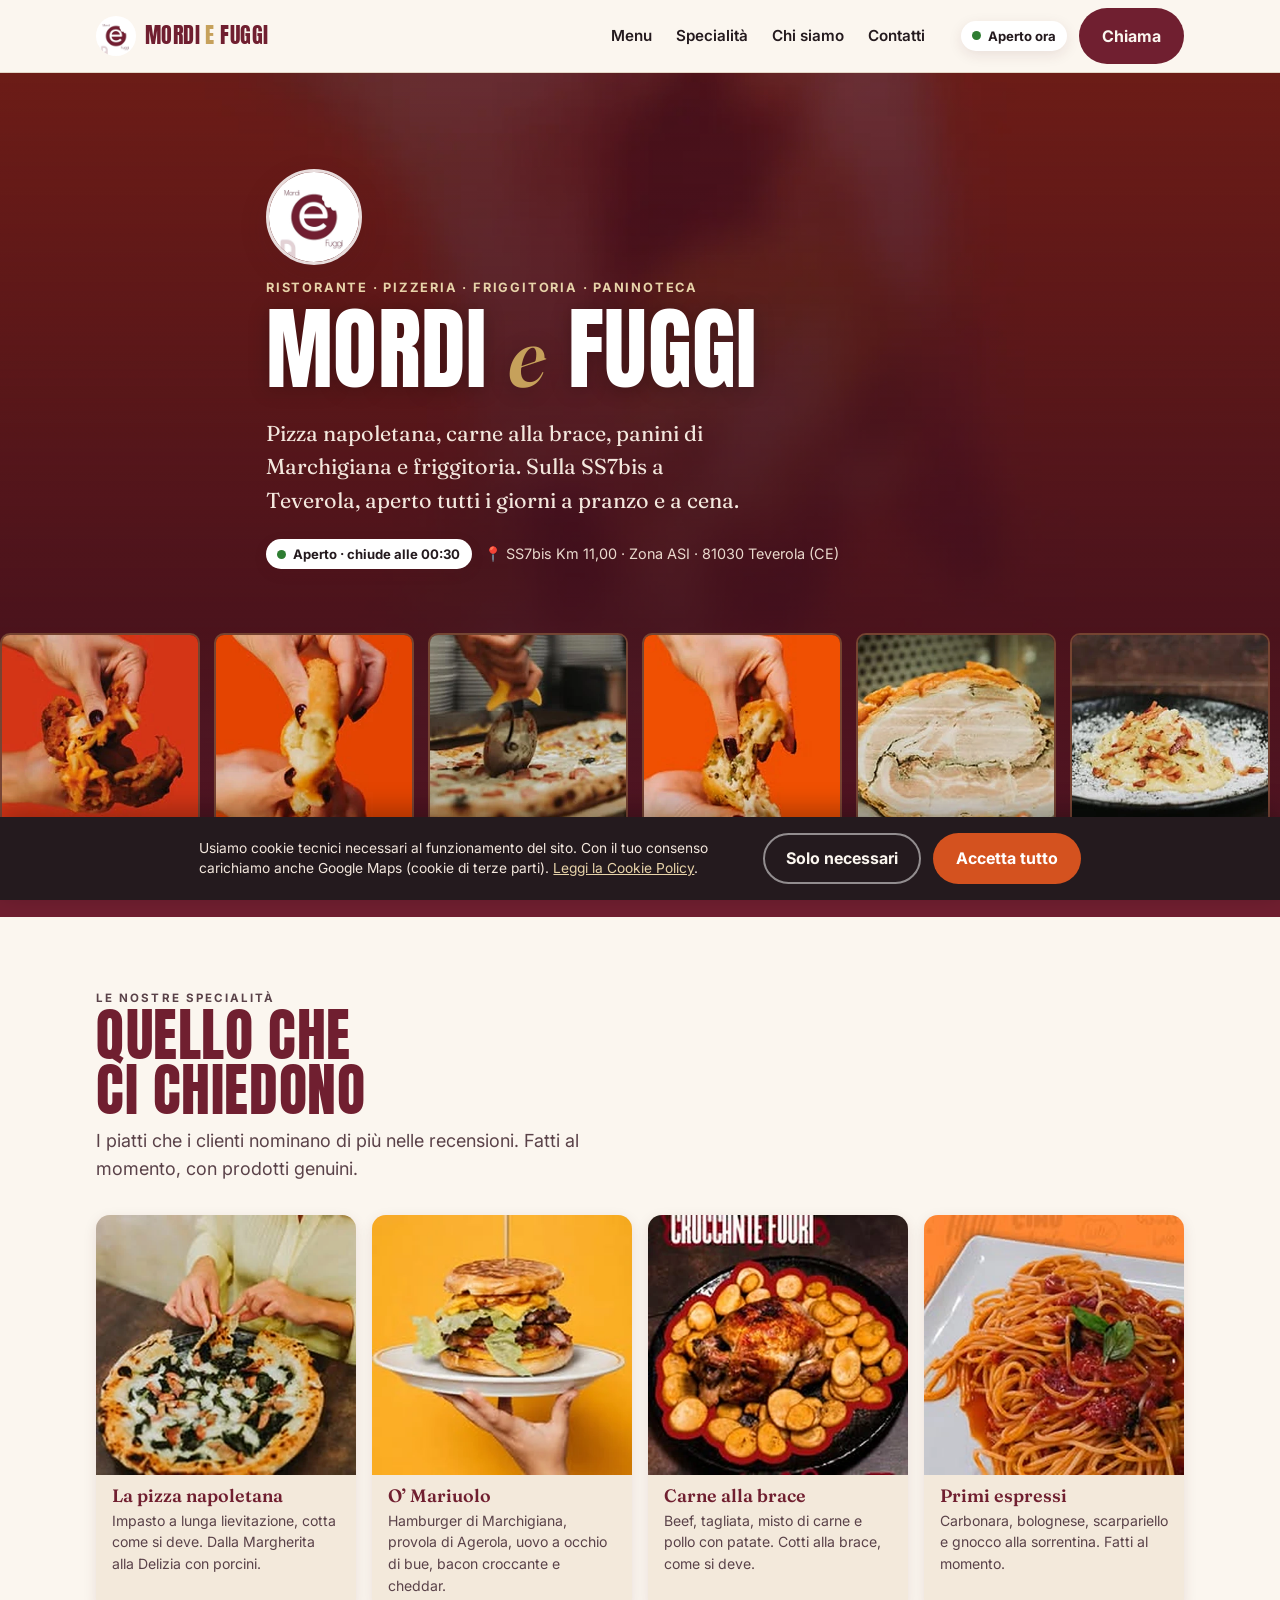
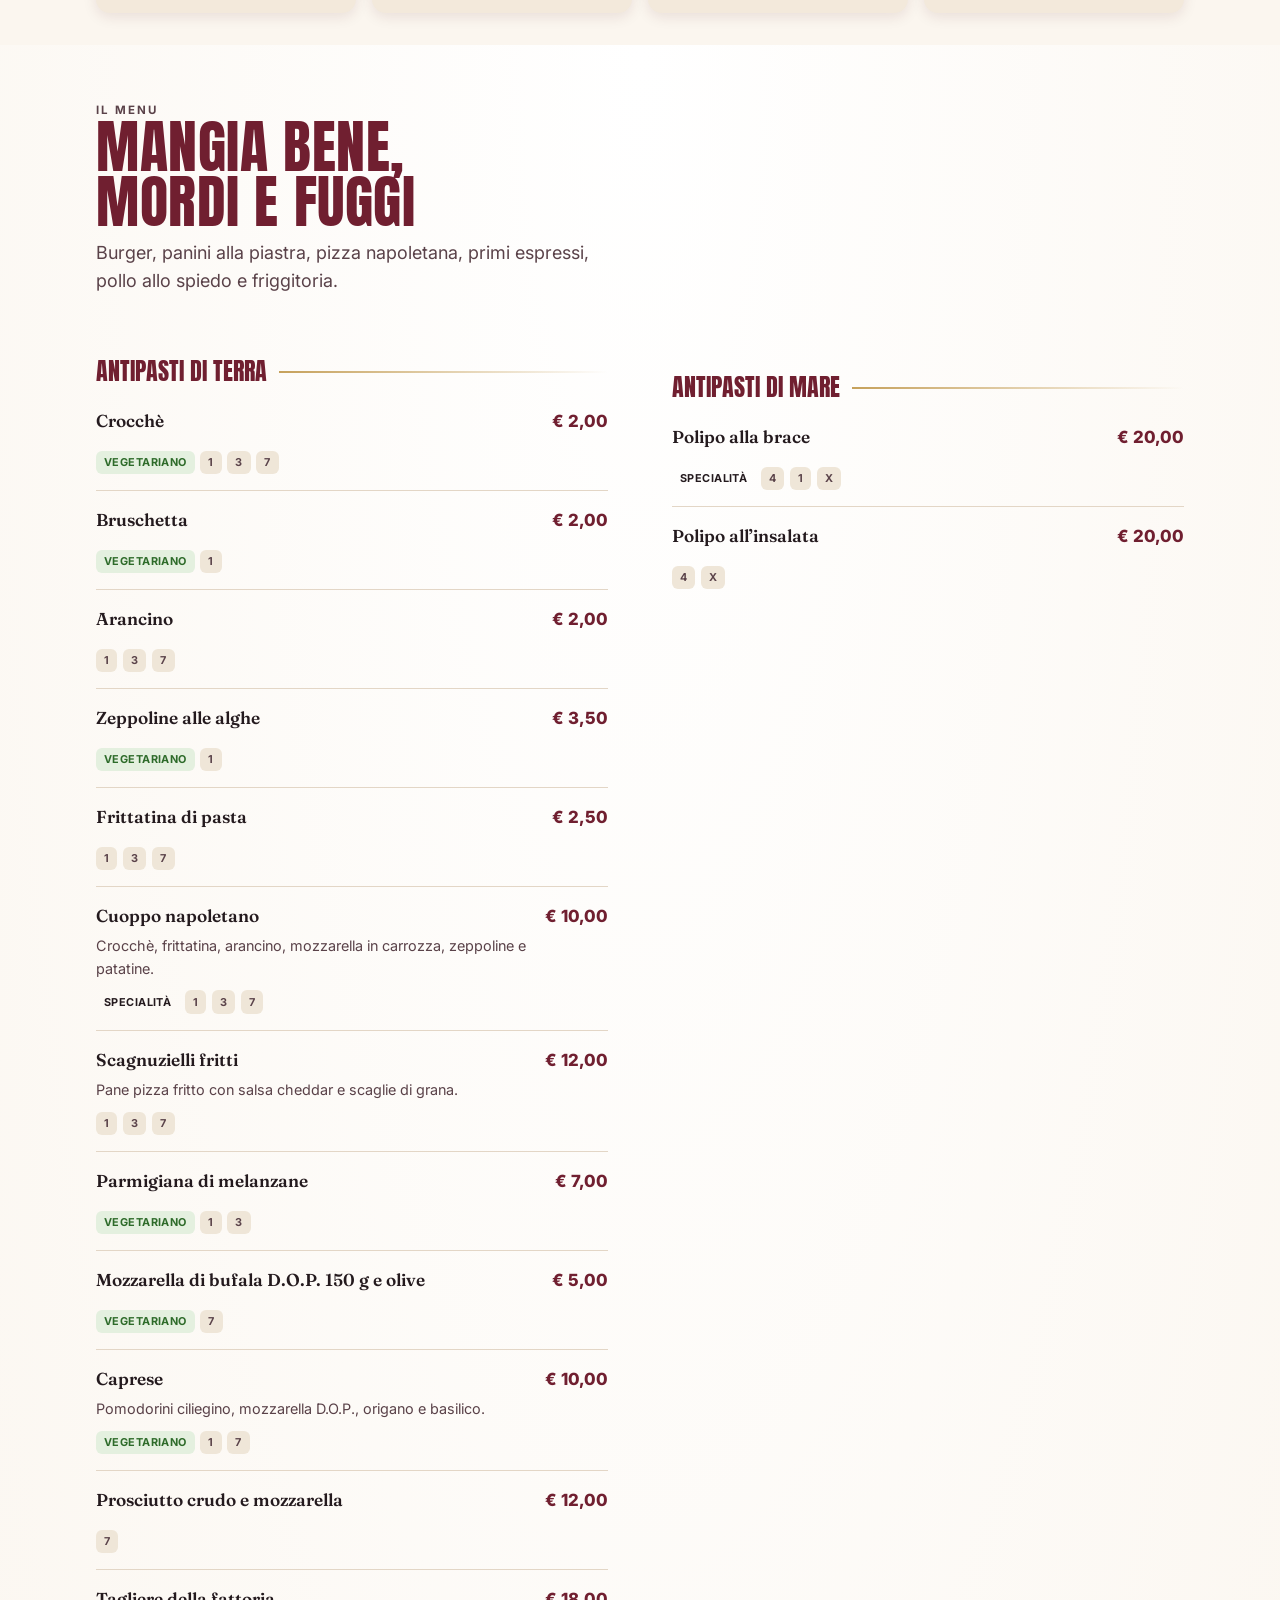
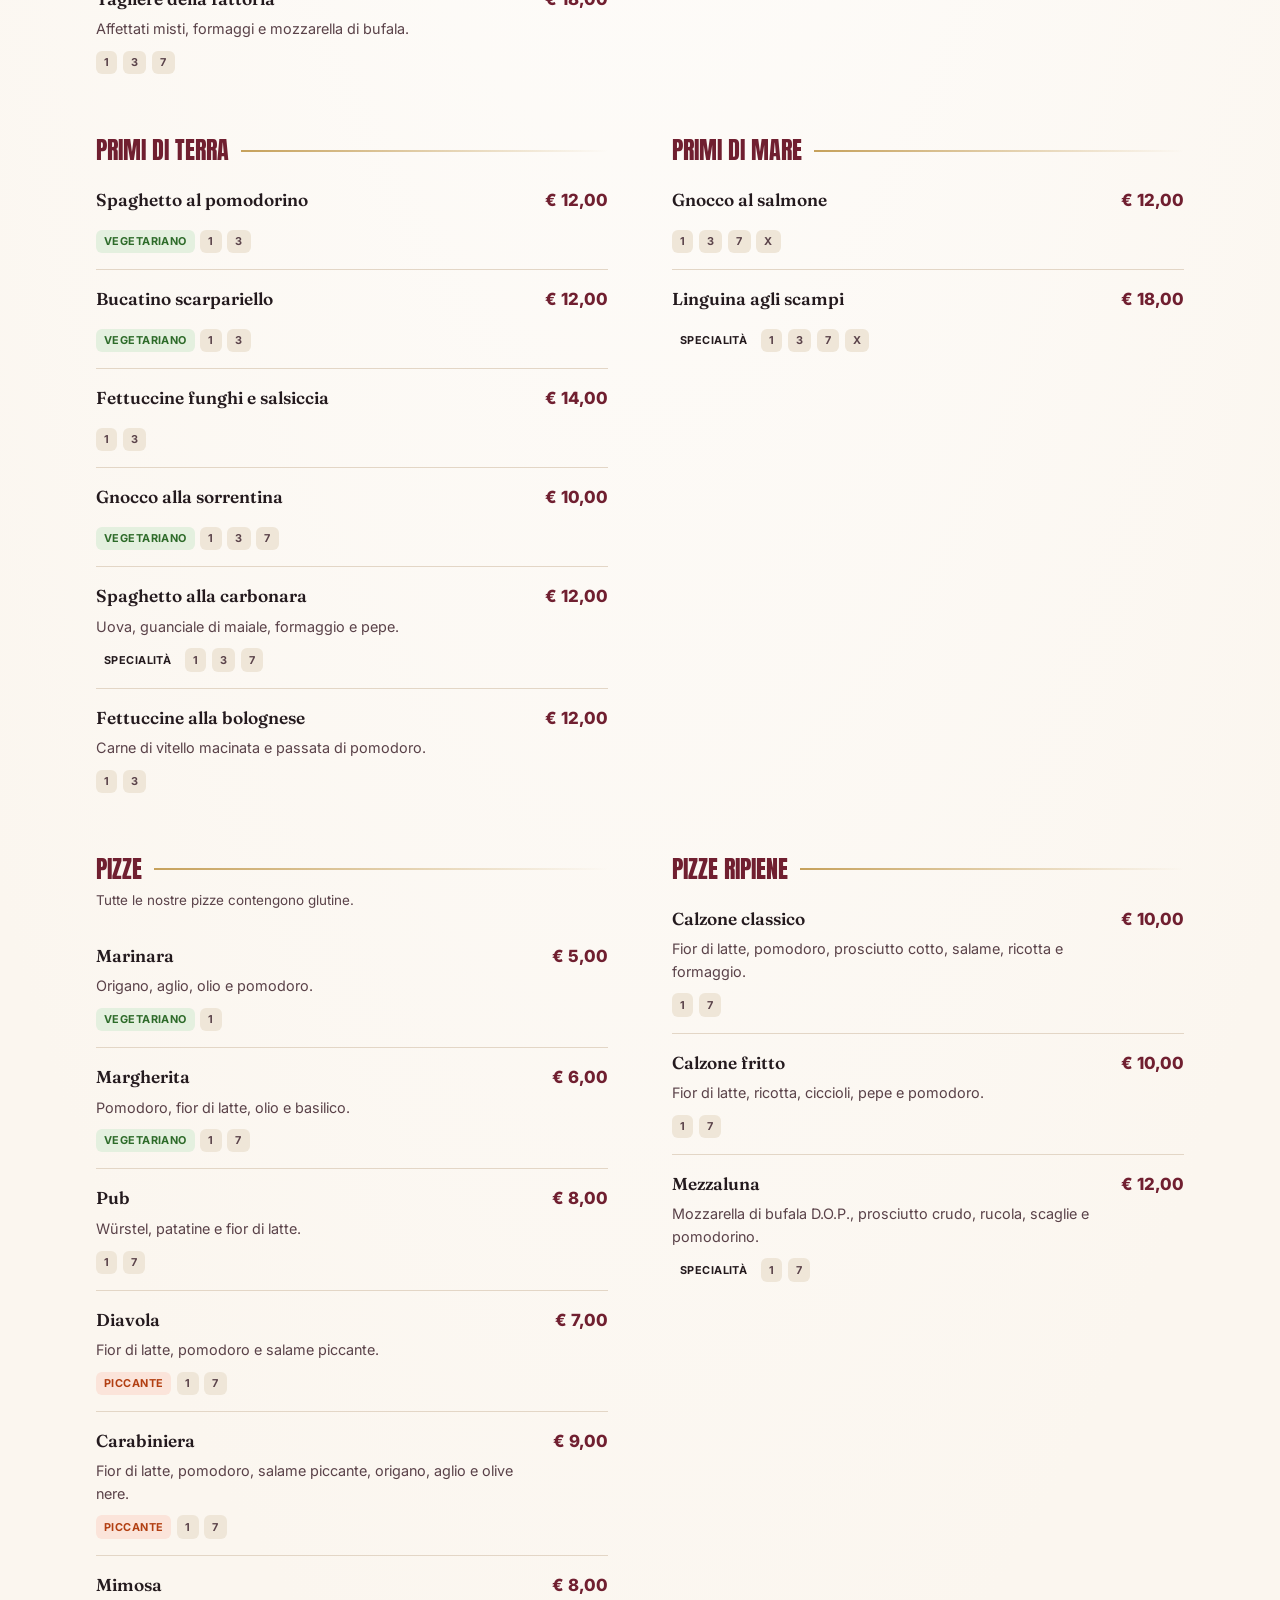
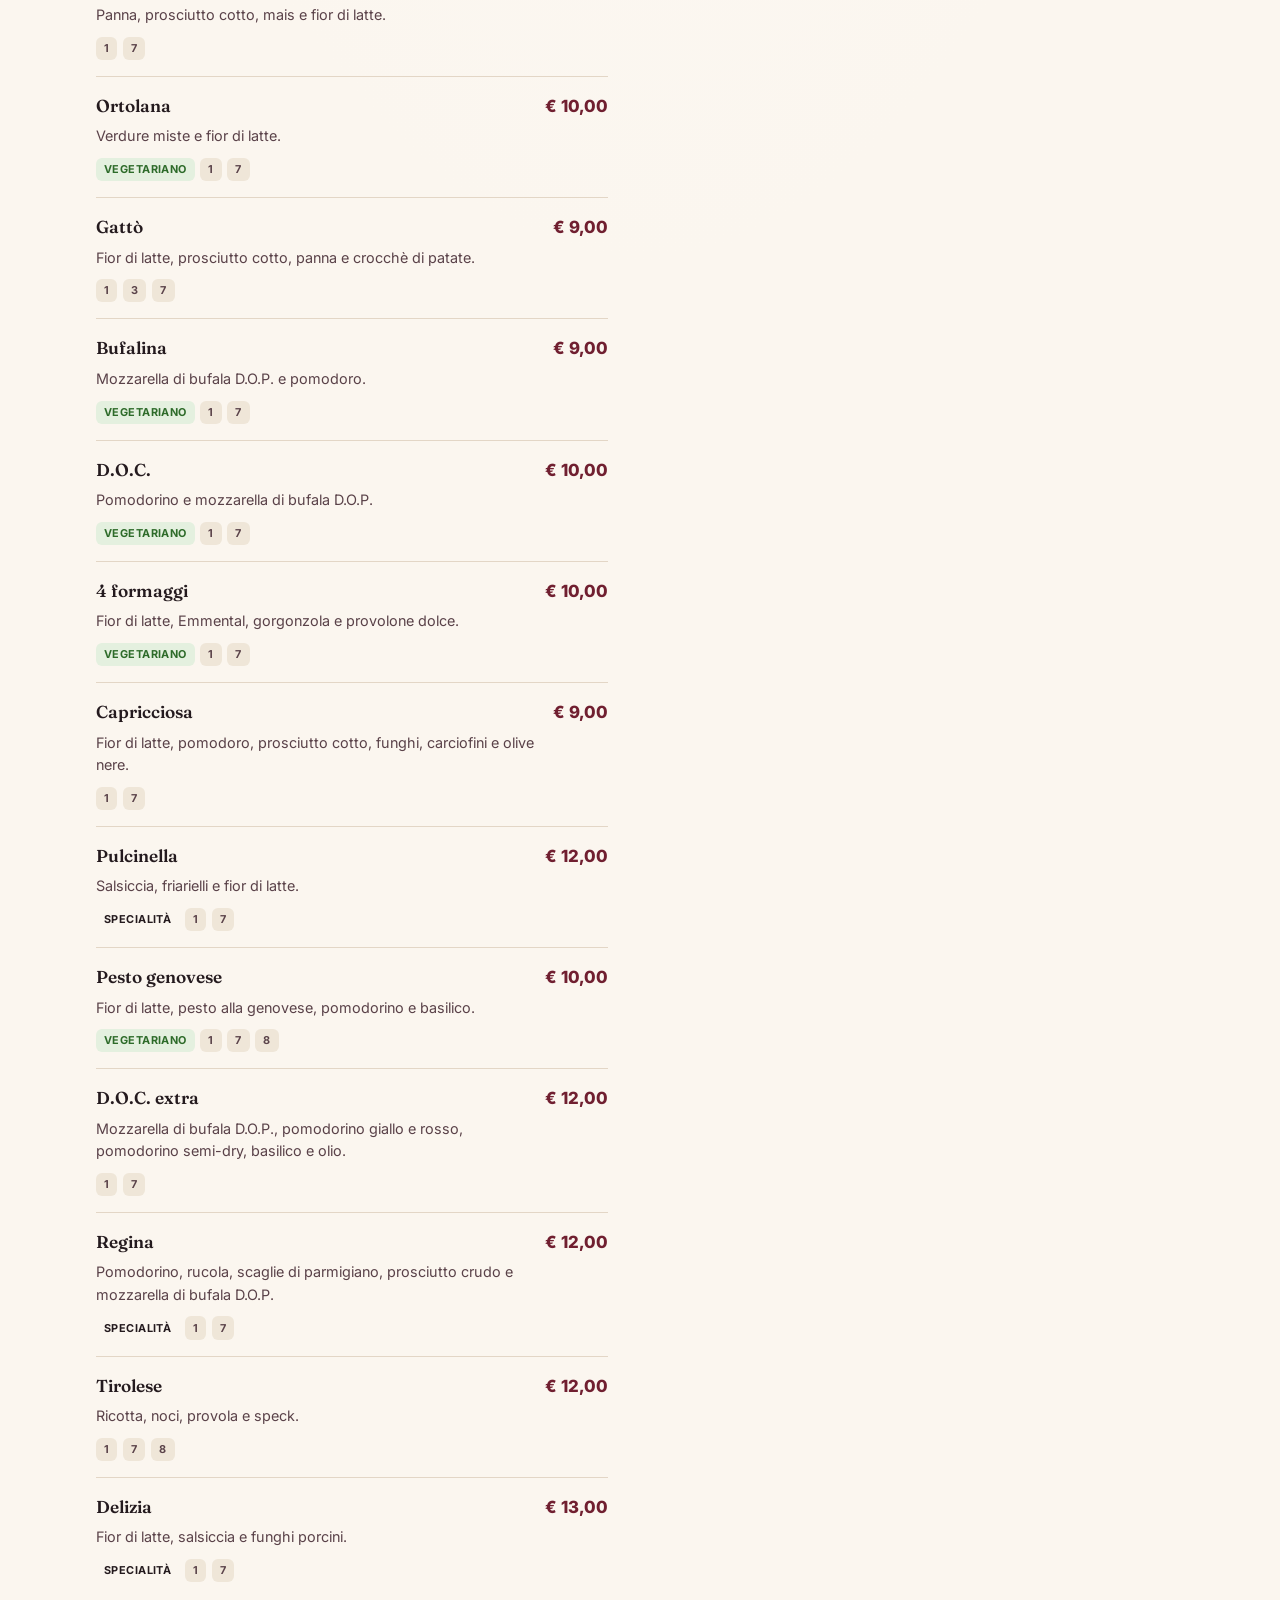
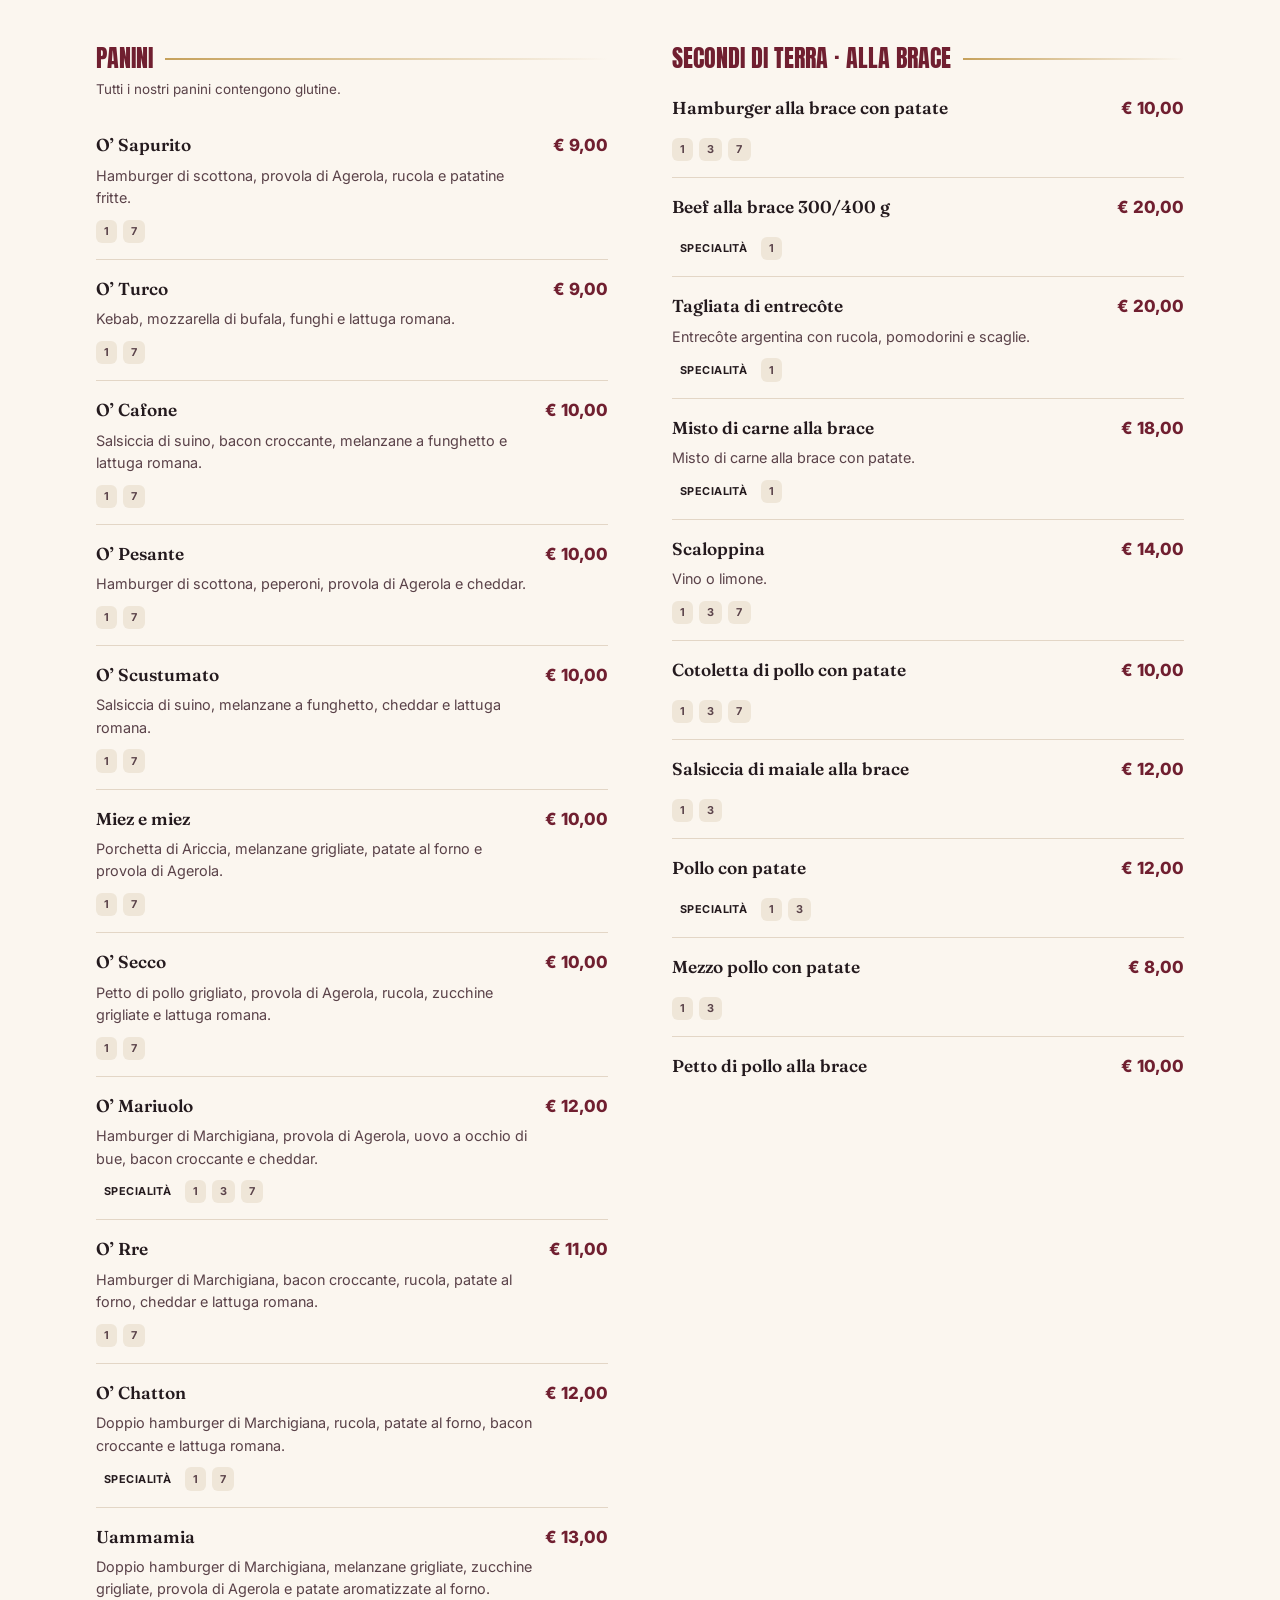
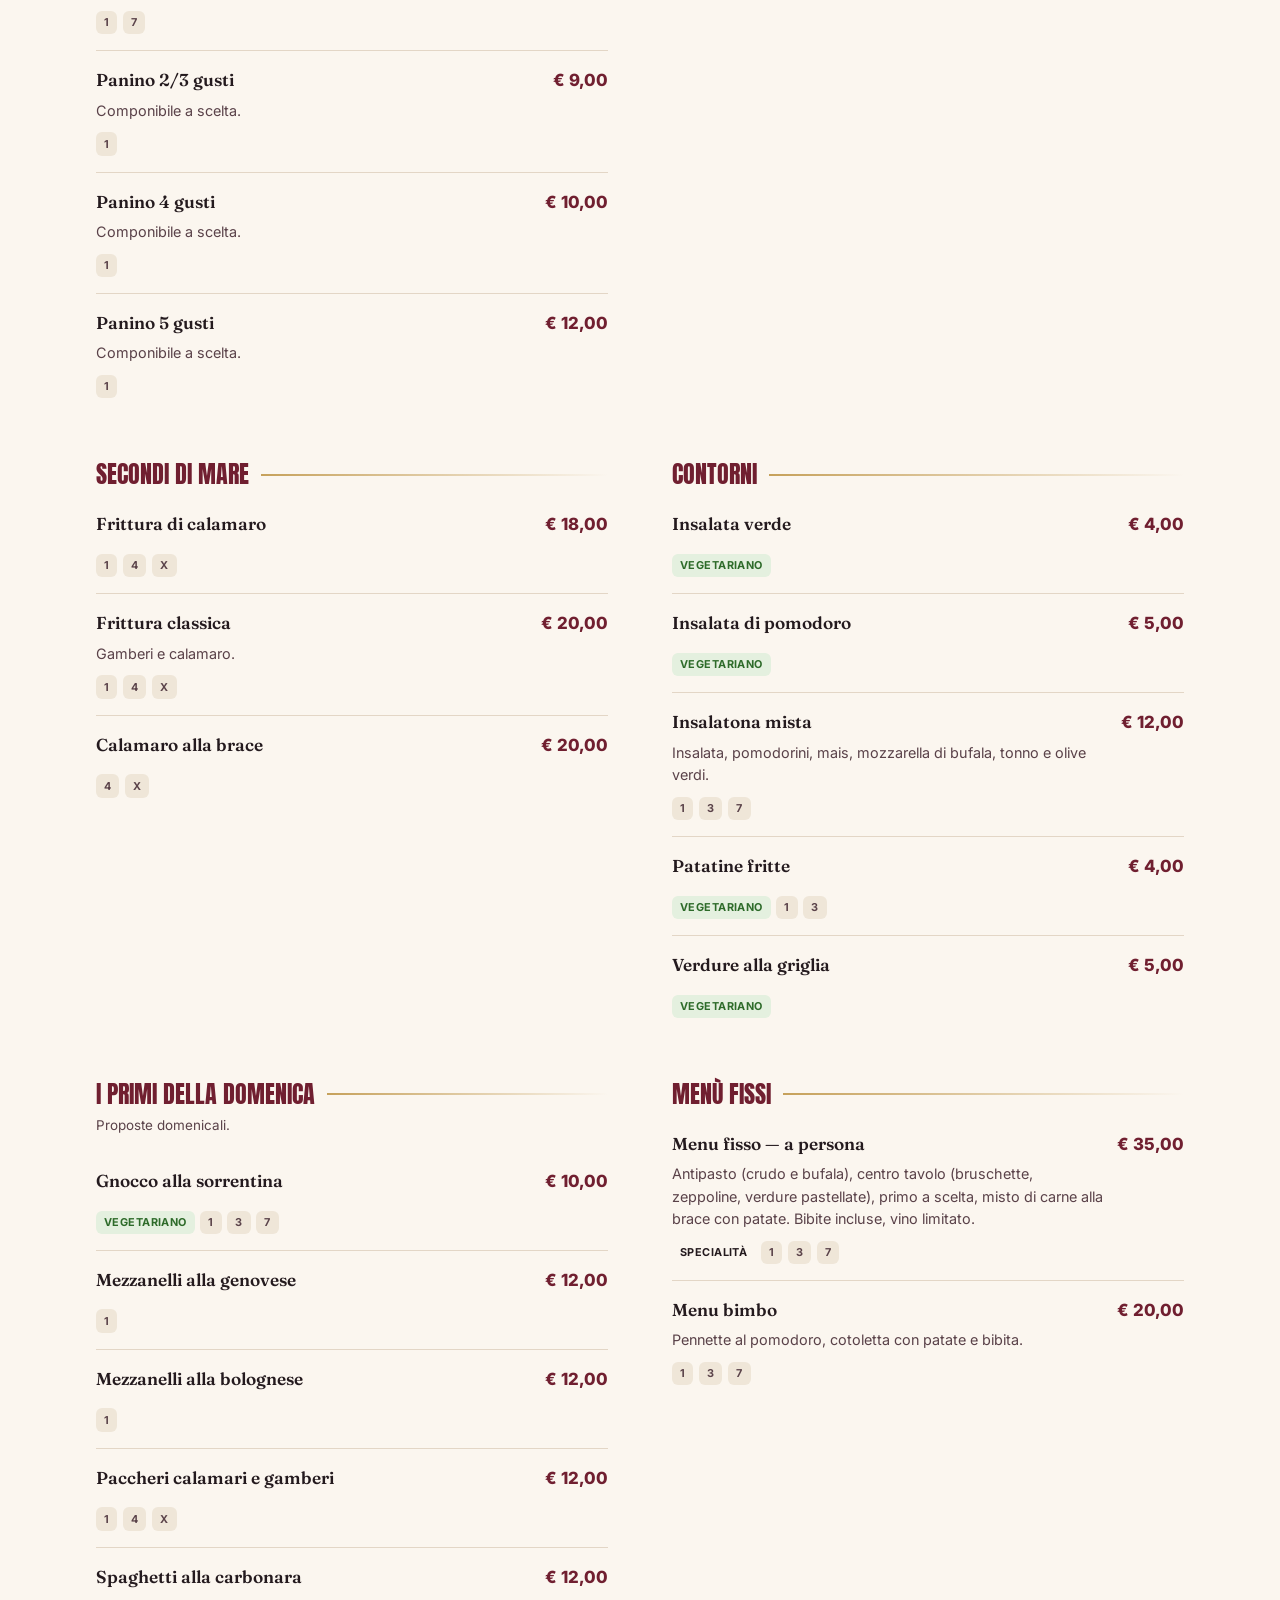
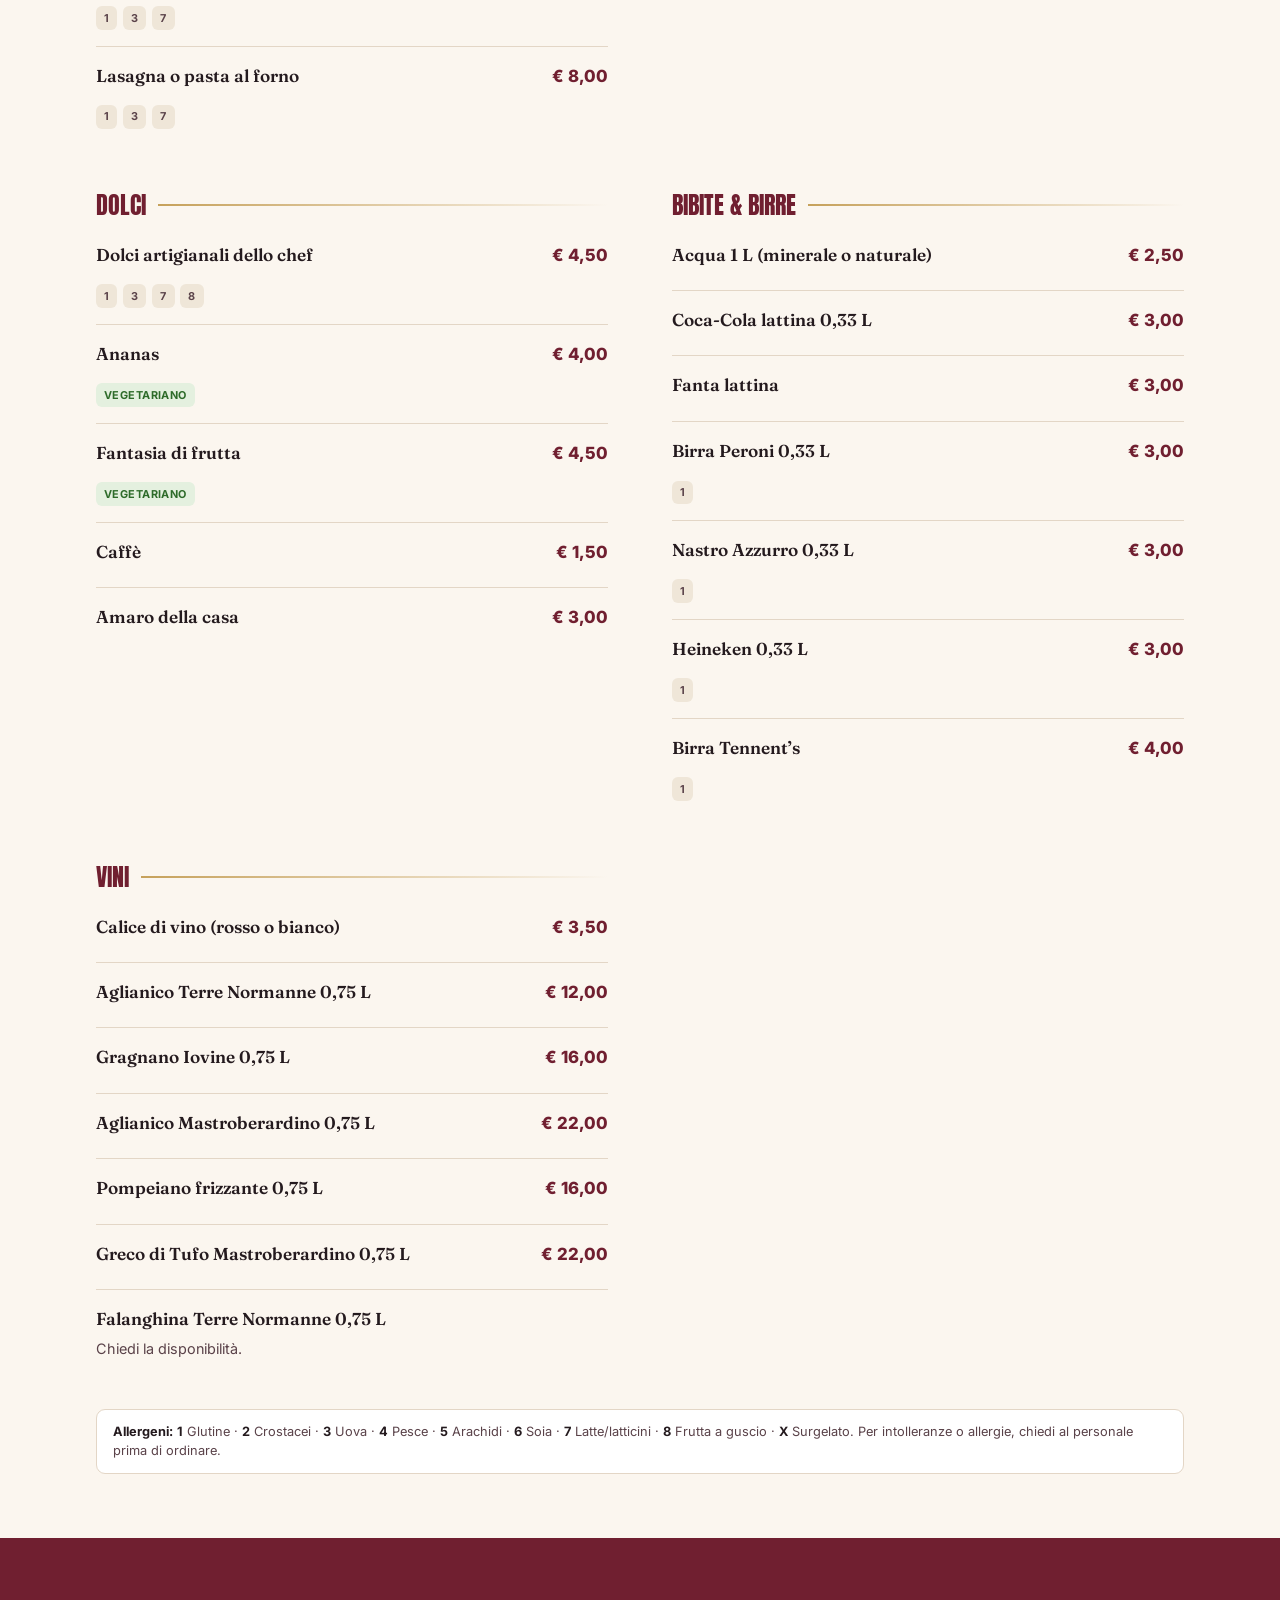
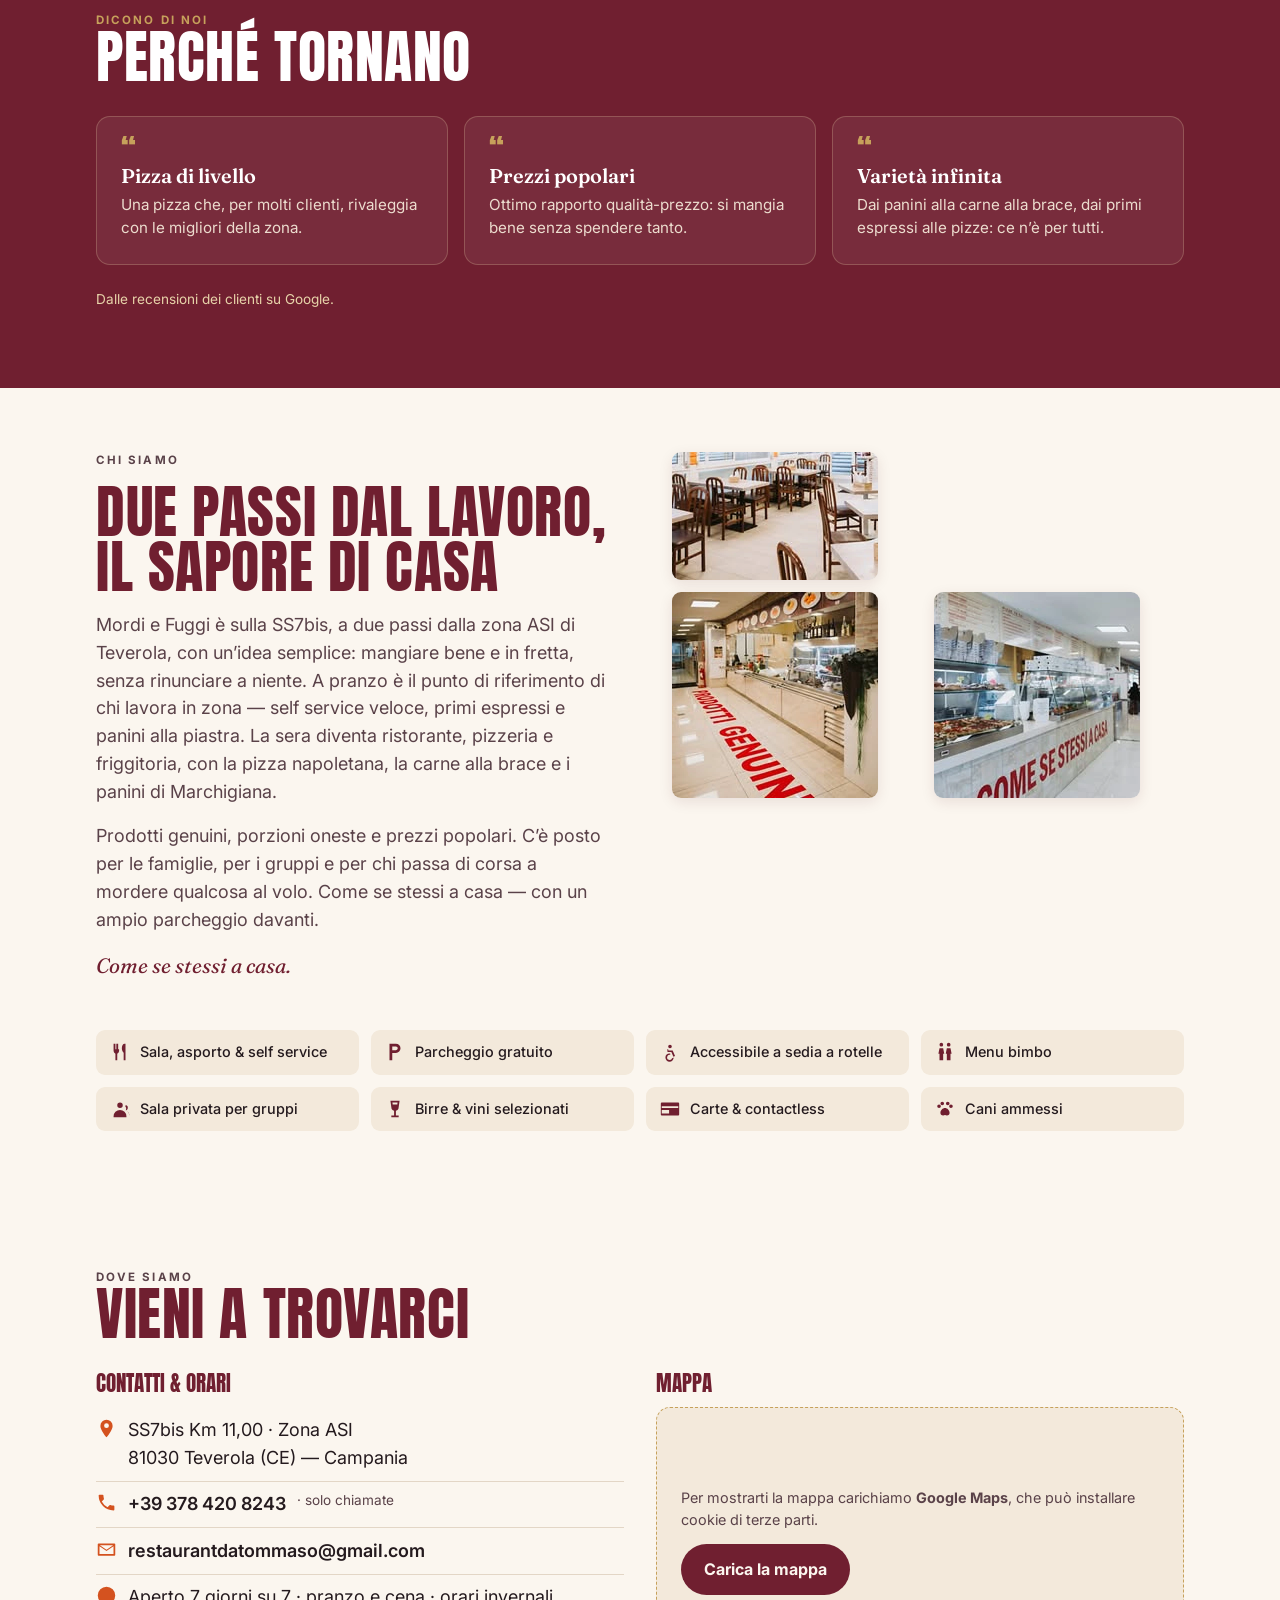
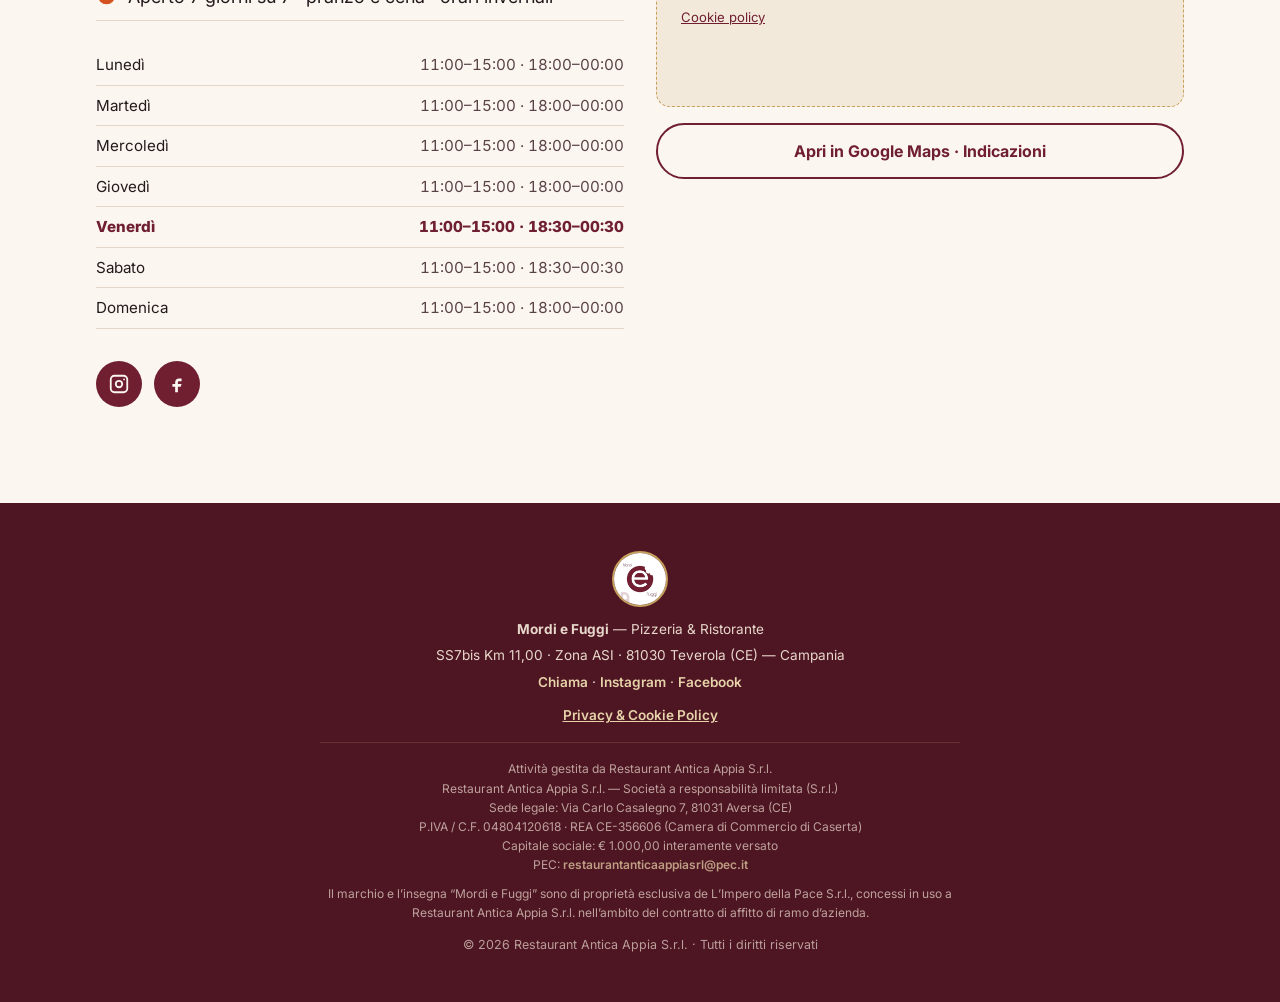
<file: index.html>
<!DOCTYPE html>
<html lang="it">
<head>
<meta charset="UTF-8">
<meta name="viewport" content="width=device-width, initial-scale=1">
<title>Mordi e Fuggi — Pizzeria, Hamburgheria & Ristorante a Teverola (CE)</title>
<meta name="description" content="Mordi e Fuggi a Teverola (CE): pizzeria napoletana, carne alla brace, panini di Marchigiana, primi espressi e friggitoria. Sala, asporto e prenotazioni. Aperto 7 giorni su 7, pranzo e cena.">
<meta name="theme-color" content="#701F30">
<link rel="canonical" href="https://mordiefuggiteverola.it/">

<!-- Open Graph / WhatsApp / Facebook -->
<meta property="og:type" content="restaurant">
<meta property="og:title" content="Mordi e Fuggi — Pizzeria & Ristorante · Teverola">
<meta property="og:description" content="Pizza napoletana, carne alla brace, panini di Marchigiana e friggitoria. Aperto tutti i giorni a pranzo e cena, sulla SS7bis a Teverola.">
<meta property="og:locale" content="it_IT">
<meta property="og:url" content="https://mordiefuggiteverola.it/">
<meta property="og:image" content="assets/img/og.jpg">
<meta property="og:image:width" content="1200">
<meta property="og:image:height" content="630">
<meta name="twitter:card" content="summary_large_image">

<!-- Favicon -->
<link rel="icon" href="assets/img/favicon.svg" type="image/svg+xml">
<link rel="icon" href="assets/img/favicon-32.png" sizes="32x32" type="image/png">
<link rel="apple-touch-icon" href="assets/img/apple-touch-icon.png">

<!-- Font: Anton (display), Fraunces (serif), Inter (UI) -->
<link rel="preconnect" href="https://fonts.googleapis.com">
<link rel="preconnect" href="https://fonts.gstatic.com" crossorigin>
<link href="https://fonts.googleapis.com/css2?family=Anton&family=Fraunces:ital,opsz,wght@0,9..144,400;0,9..144,600;1,9..144,600&family=Inter:wght@400;500;600;700;800&display=swap" rel="stylesheet">

<link rel="stylesheet" href="styles.css">
</head>
<body>

<!-- ============================================================= NAV -->
<header class="nav">
  <div class="wrap nav-inner">
    <a href="#home" class="nav-brand" aria-label="Mordi e Fuggi — home">
      <img src="assets/img/logo.webp" alt="Logo Mordi e Fuggi" width="40" height="40">
      <span>Mordi<span style="color:var(--gold)">&nbsp;e&nbsp;</span>Fuggi</span>
    </a>
    <nav class="nav-links" aria-label="Navigazione principale">
      <a href="#menu">Menu</a>
      <a href="#specialita">Specialità</a>
      <a href="#chisiamo">Chi siamo</a>
      <a href="#contatti">Contatti</a>
    </nav>
    <div class="nav-right">
      <span id="open-badge-nav" class="open-badge" aria-live="polite"><span class="dot"></span><span class="lbl">…</span></span>
      <a href="#" id="nav-call" class="btn btn-wine nav-cta">Chiama</a>
      <button class="burger" id="burger" aria-label="Apri menu" aria-expanded="false" aria-controls="mobile-menu">
        <span></span><span></span><span></span>
      </button>
    </div>
  </div>
  <nav class="mobile-menu" id="mobile-menu" aria-label="Menu mobile">
    <a href="#menu">Menu</a>
    <a href="#specialita">Specialità</a>
    <a href="#chisiamo">Chi siamo</a>
    <a href="#contatti">Contatti</a>
  </nav>
</header>

<main>

<!-- ============================================================ HERO -->
<section class="hero" id="home">
  <div class="wrap hero-inner">
    <div class="hero-copy">
      <img src="assets/img/logo.webp" alt="" class="hero-logo" width="96" height="96" aria-hidden="true">
      <p class="cuisine" id="hero-cuisine">Pizzeria · Hamburgheria · Ristorante</p>
      <h1>Mordi <span class="amp">e</span> Fuggi</h1>
      <p class="hook" id="hero-hook">Pizza napoletana, burger di marchigiana e pollo allo spiedo. A due passi dall’ASI di Teverola, aperto tutti i giorni a pranzo e a cena.</p>
      <div class="hero-meta">
        <span id="open-badge-hero" class="open-badge"><span class="dot"></span><span class="lbl">…</span></span>
        <span class="mi" id="hero-loc">📍 Teverola (CE)</span>
      </div>
    </div>
  </div>
  <!-- Galleria scorrevole: sotto l'hero, a tutta larghezza -->
  <div class="marquee" aria-hidden="true">
    <div class="marquee-track" id="marquee-track"></div>
  </div>
</section>

<!-- =================================================== COSA FACCIAMO -->
<section class="cucina" aria-label="Cosa facciamo">
  <div class="wrap">
    <div class="cucina-list" id="cucina-list"></div>
  </div>
</section>

<!-- ======================================================= SPECIALITÀ -->
<section class="featured" id="specialita">
  <div class="wrap">
    <div class="sec-head">
      <p class="eyebrow">Le nostre specialità</p>
      <h2 class="sec-title">Quello che<br>ci chiedono</h2>
      <p>I piatti che i clienti nominano di più nelle recensioni. Fatti al momento, con prodotti genuini.</p>
    </div>
    <div class="feat-grid" id="feat-grid"></div>
  </div>
</section>

<!-- ============================================================= MENU -->
<section class="menu" id="menu">
  <div class="wrap">
    <div class="sec-head">
      <p class="eyebrow">Il menu</p>
      <h2 class="sec-title">Mangia bene,<br>mordi e fuggi</h2>
      <p>Burger, panini alla piastra, pizza napoletana, primi espressi, pollo allo spiedo e friggitoria.</p>
      <div id="price-note"></div>
    </div>
    <div class="menu-wrap" id="menu-wrap"></div>
    <div class="legend" id="legend"></div>
  </div>
</section>

<!-- ====================================================== RECENSIONI -->
<section class="reviews" id="recensioni" aria-label="Recensioni">
  <div class="wrap">
    <div class="sec-head">
      <p class="eyebrow" style="color:var(--gold)">Dicono di noi</p>
      <h2 class="sec-title">Perché tornano</h2>
    </div>
    <div class="rev-grid" id="rev-grid"></div>
    <p class="rev-src" id="rev-src"></p>
  </div>
</section>

<!-- =========================================================== ABOUT -->
<section class="about" id="chisiamo">
  <div class="wrap">
    <div class="about-grid">
      <div class="about-txt">
        <p class="eyebrow">Chi siamo</p>
        <h2 class="sec-title" id="about-title" style="margin-bottom:1rem">Il sapore di casa</h2>
        <div id="about-body"></div>
        <p class="claim" id="about-claim">Come se stessi a casa.</p>
      </div>
      <div class="about-imgs" id="about-imgs"></div>
    </div>
    <div class="services" id="services"></div>
  </div>
</section>


<!-- ======================================================== CONTATTI -->
<section class="contact" id="contatti">
  <div class="wrap">
    <div class="sec-head">
      <p class="eyebrow">Dove siamo</p>
      <h2 class="sec-title">Vieni a trovarci</h2>
    </div>
    <div class="contact-grid">
      <div class="contact-block">
        <h3>Contatti & orari</h3>
        <ul class="cinfo" id="cinfo"></ul>
        <table class="hours-table" id="hours-table" aria-label="Orari di apertura"></table>
        <div class="delivery-row" id="delivery-row"></div>
        <div class="socials" id="socials"></div>
      </div>
      <div class="contact-block">
        <h3>Mappa</h3>
        <div class="map-box">
          <div class="map-consent" id="map-consent">
            <p>Per mostrarti la mappa carichiamo <strong>Google Maps</strong>, che può installare cookie di terze parti.</p>
            <button type="button" id="map-load" class="btn btn-wine">Carica la mappa</button>
            <a href="privacy.html" class="map-policy">Cookie policy</a>
          </div>
          <iframe class="map-frame" id="map" title="Mappa Mordi e Fuggi Teverola" loading="lazy" referrerpolicy="no-referrer-when-downgrade" allowfullscreen hidden></iframe>
        </div>
        <div style="margin-top:var(--s-4)"><a href="#" id="directions" class="btn btn-ghost btn-block" target="_blank" rel="noopener">Apri in Google Maps · Indicazioni</a></div>
      </div>
    </div>
  </div>
</section>

</main>

<!-- ========================================================== FOOTER -->
<footer class="footer">
  <div class="wrap">
    <img src="assets/img/logo.webp" alt="Mordi e Fuggi" width="56" height="56">
    <div><strong>Mordi e Fuggi</strong> — Pizzeria & Ristorante</div>
    <div id="foot-addr" style="margin-top:.3rem"></div>
    <div style="margin-top:.4rem"><a id="foot-phone" href="#">Chiama</a> · <a id="foot-ig" href="#" target="_blank" rel="noopener">Instagram</a> · <a id="foot-fb" href="#" target="_blank" rel="noopener">Facebook</a></div>
    <div class="foot-links"><a href="privacy.html">Privacy &amp; Cookie Policy</a></div>
    <div class="foot-legal" id="foot-legal"></div>
    <div class="fnote">© <span id="year"></span> Restaurant Antica Appia S.r.l. · Tutti i diritti riservati</div>
  </div>
</footer>

<!-- ================================================ STICKY BAR MOBILE -->
<div class="sticky-bar" aria-label="Azioni rapide">
  <a href="#" id="sticky-call" class="btn btn-primary">📞 Chiama</a>
  <a href="#menu" class="btn btn-ghost-light">Menu</a>
</div>

<!-- =================================================== COOKIE BANNER -->
<div class="cookie-bar" id="cookie-bar" role="dialog" aria-label="Informativa cookie" hidden>
  <p>Usiamo cookie tecnici necessari al funzionamento del sito. Con il tuo consenso carichiamo anche Google Maps (cookie di terze parti).
    <a href="privacy.html">Leggi la Cookie Policy</a>.</p>
  <div class="cookie-actions">
    <button type="button" id="cookie-necessary" class="btn btn-ghost">Solo necessari</button>
    <button type="button" id="cookie-accept" class="btn btn-primary">Accetta tutto</button>
  </div>
</div>

<script src="data.js"></script>
<script src="app.js"></script>
</body>
</html>
</file>
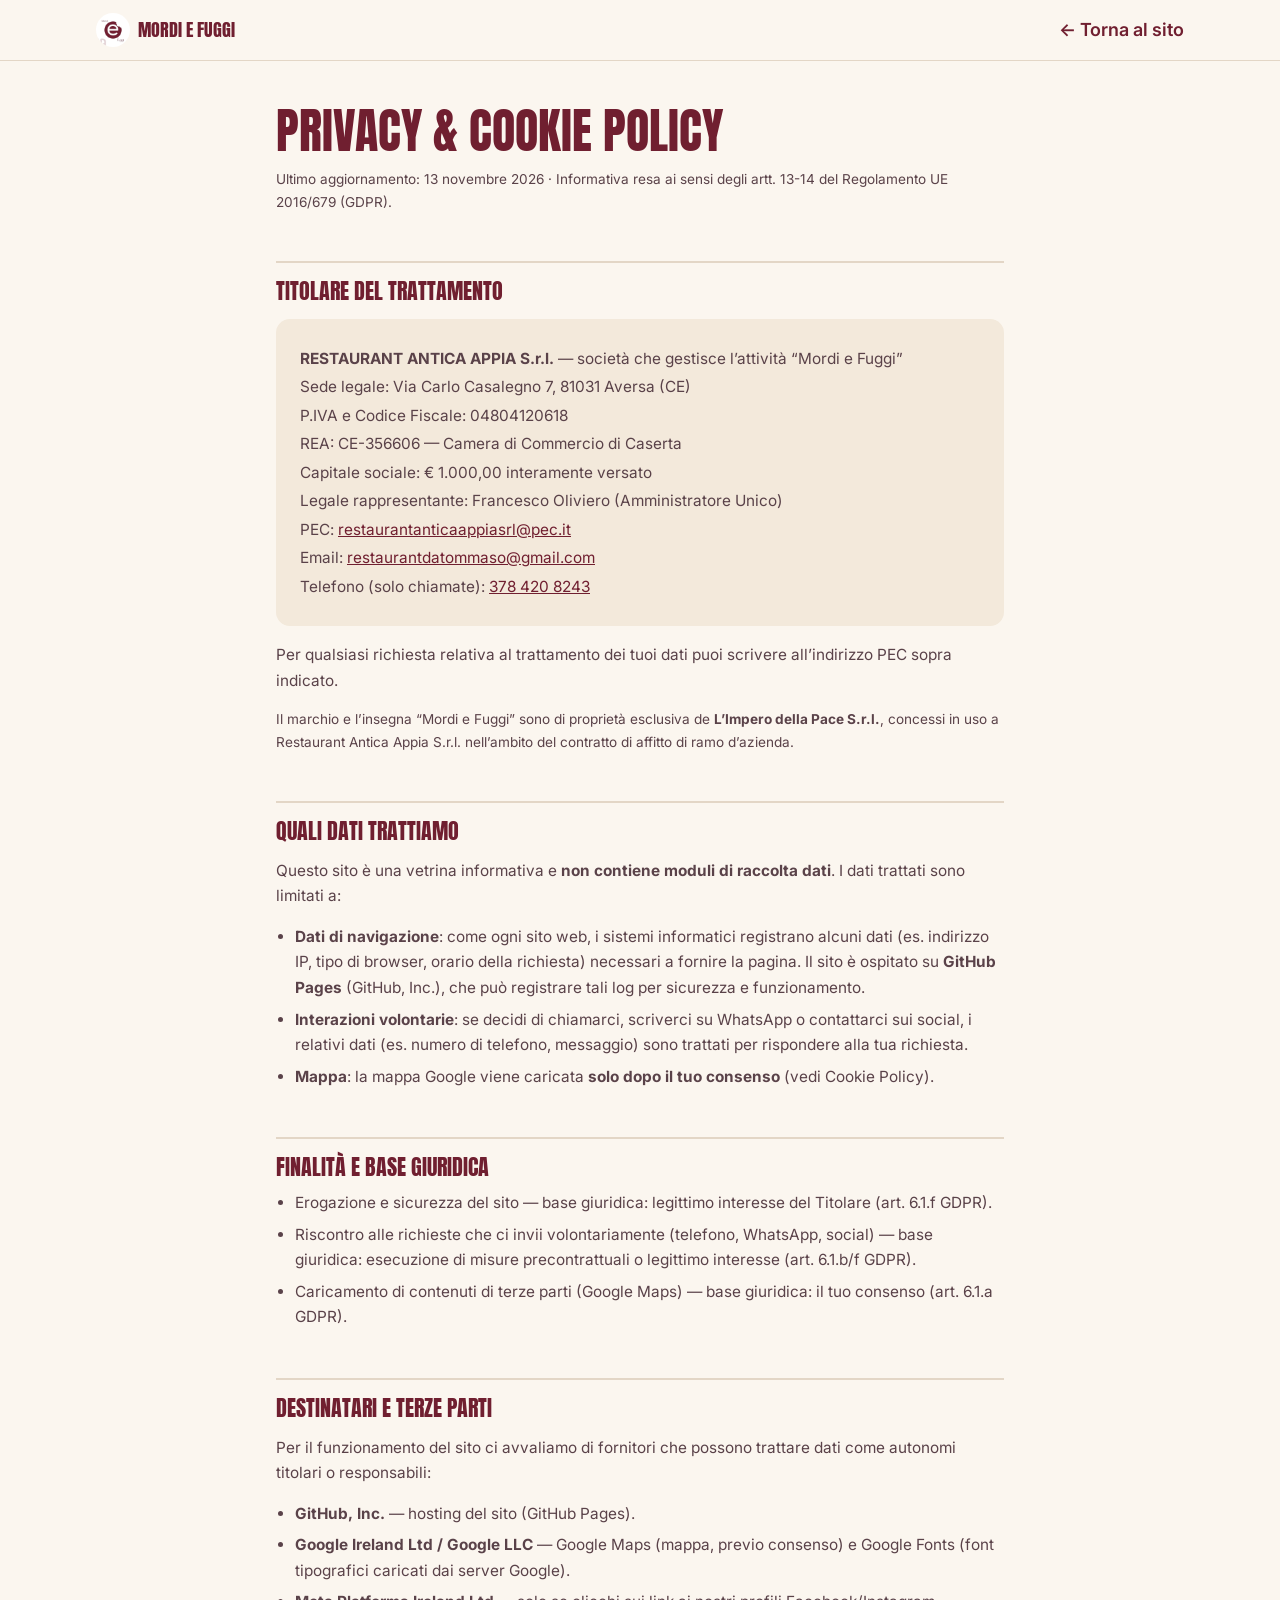
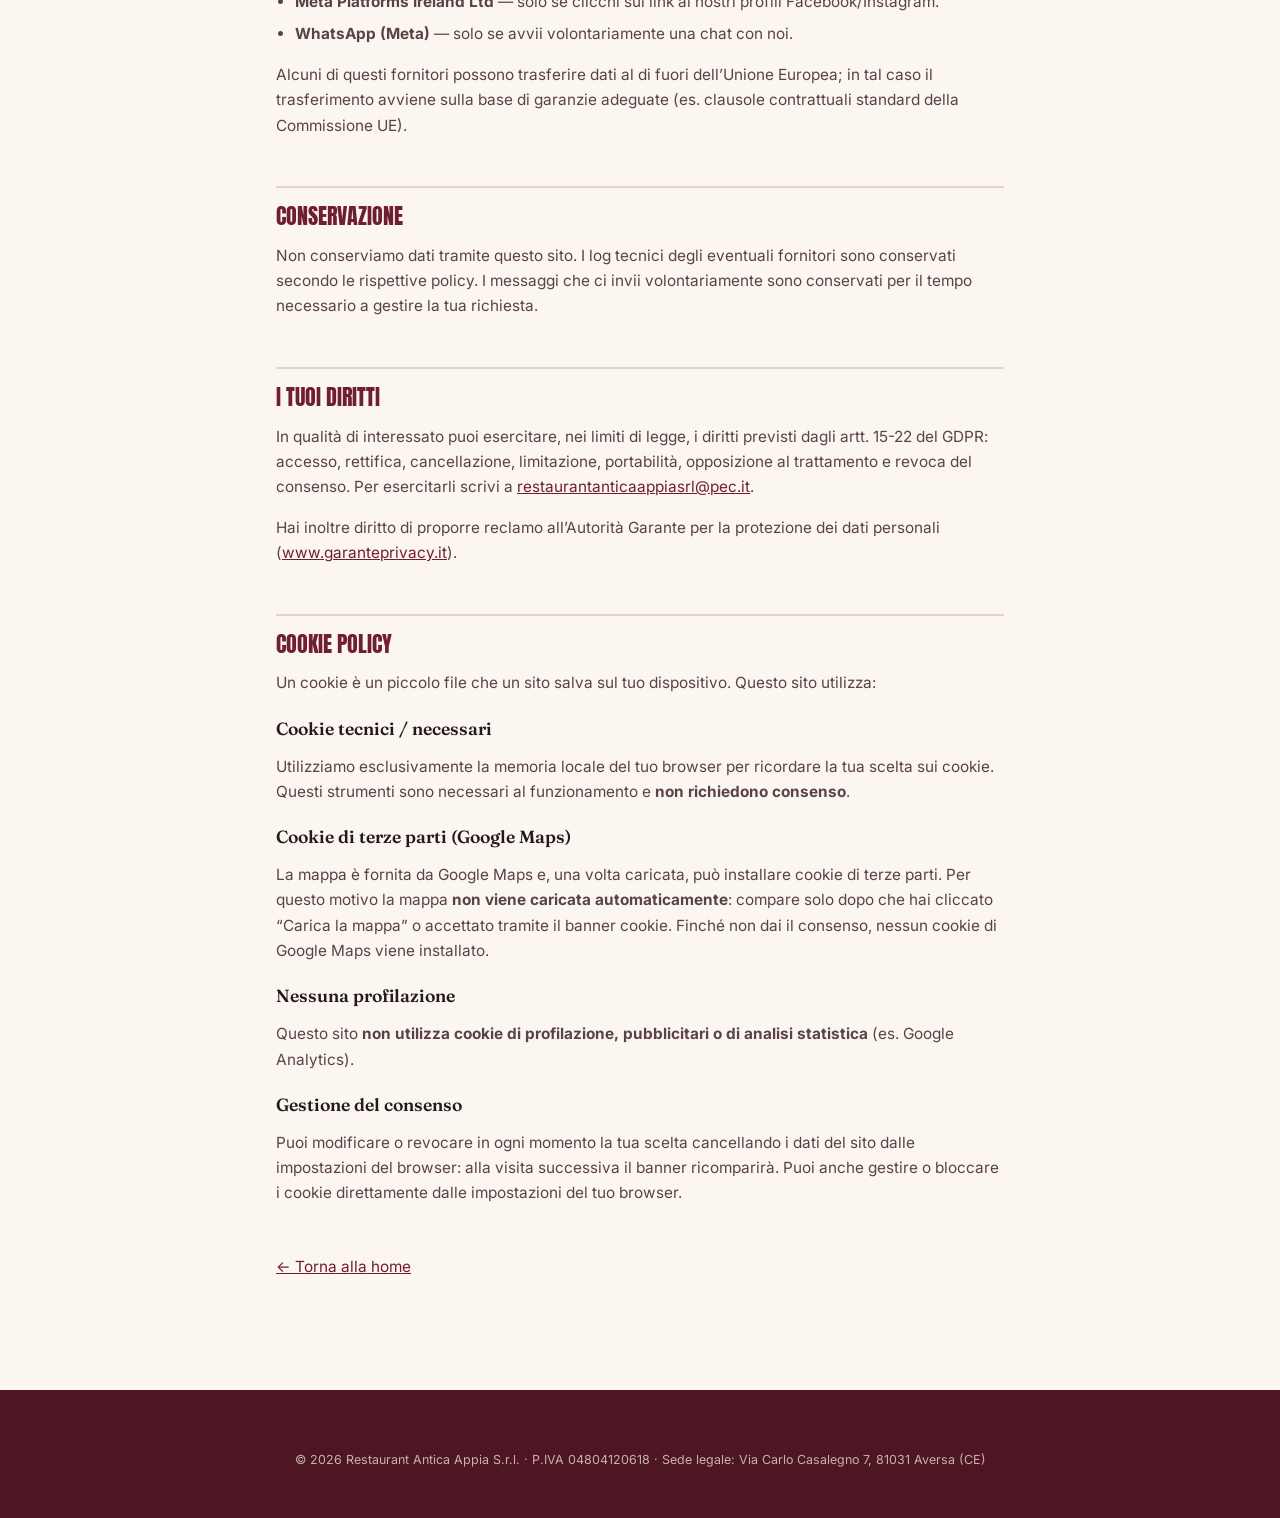
<file: privacy.html>
<!DOCTYPE html>
<html lang="it">
<head>
<meta charset="UTF-8">
<meta name="viewport" content="width=device-width, initial-scale=1">
<title>Privacy &amp; Cookie Policy — Mordi e Fuggi</title>
<meta name="description" content="Informativa privacy e cookie policy di Mordi e Fuggi (Restaurant Antica Appia S.r.l.), Teverola (CE), ai sensi del Regolamento UE 2016/679 (GDPR).">
<meta name="robots" content="index,follow">
<meta name="theme-color" content="#701F30">
<link rel="icon" href="assets/img/favicon.svg" type="image/svg+xml">
<link rel="icon" href="assets/img/favicon-32.png" sizes="32x32" type="image/png">
<link rel="preconnect" href="https://fonts.googleapis.com">
<link rel="preconnect" href="https://fonts.gstatic.com" crossorigin>
<link href="https://fonts.googleapis.com/css2?family=Anton&family=Fraunces:ital,opsz,wght@0,9..144,400;0,9..144,600;1,9..144,600&family=Inter:wght@400;500;600;700;800&display=swap" rel="stylesheet">
<link rel="stylesheet" href="styles.css">
<style>
  .legal-nav{position:sticky;top:0;z-index:60;background:rgba(251,246,239,.95);
    backdrop-filter:blur(8px);border-bottom:1px solid var(--line)}
  .legal-nav .wrap{display:flex;align-items:center;justify-content:space-between;height:60px}
  .legal-nav a.brand{display:flex;align-items:center;gap:.5rem;font-family:var(--ff-display);
    text-transform:uppercase;color:var(--wine);font-size:1.1rem}
  .legal-nav a.brand img{width:34px;height:34px;border-radius:50%}
  .legal-nav a.back{font-weight:600;color:var(--wine)}
  .legal-page{max-width:760px;margin:0 auto;padding:var(--s-7) var(--s-4) var(--s-9)}
  .legal-page h1{font-family:var(--ff-display);text-transform:uppercase;color:var(--wine);
    font-size:clamp(2rem,8vw,3rem);line-height:.95;margin-bottom:var(--s-3)}
  .legal-page h2{font-family:var(--ff-display);text-transform:uppercase;color:var(--wine);
    font-size:1.4rem;margin:var(--s-7) 0 var(--s-3);padding-top:var(--s-4);border-top:2px solid var(--line)}
  .legal-page h3{font-family:var(--ff-serif);font-weight:600;color:var(--ink);font-size:1.1rem;margin:var(--s-5) 0 var(--s-2)}
  .legal-page p,.legal-page li{color:var(--ink-soft);font-size:.96rem;line-height:1.65}
  .legal-page ul{padding-left:1.2rem;margin:var(--s-3) 0}
  .legal-page li{margin-bottom:.4rem}
  .legal-page a{color:var(--wine);text-decoration:underline}
  .legal-page .meta{font-size:.85rem;color:var(--ink-soft);margin-bottom:var(--s-5)}
  .legal-box{background:var(--cream-2);border-radius:var(--radius);padding:var(--s-5);margin:var(--s-4) 0}
  .legal-box p{margin:.2rem 0}
</style>
</head>
<body>

<header class="legal-nav">
  <div class="wrap">
    <a href="index.html" class="brand"><img src="assets/img/logo.webp" alt="" width="34" height="34">Mordi e Fuggi</a>
    <a href="index.html" class="back">← Torna al sito</a>
  </div>
</header>

<main class="legal-page">
  <h1>Privacy &amp; Cookie Policy</h1>
  <p class="meta">Ultimo aggiornamento: 13 novembre 2026 · Informativa resa ai sensi degli artt. 13-14 del Regolamento UE 2016/679 (GDPR).</p>

  <h2>Titolare del trattamento</h2>
  <div class="legal-box">
    <p><strong>RESTAURANT ANTICA APPIA S.r.l.</strong> — società che gestisce l’attività “Mordi e Fuggi”</p>
    <p>Sede legale: Via Carlo Casalegno 7, 81031 Aversa (CE)</p>
    <p>P.IVA e Codice Fiscale: 04804120618</p>
    <p>REA: CE-356606 — Camera di Commercio di Caserta</p>
    <p>Capitale sociale: € 1.000,00 interamente versato</p>
    <p>Legale rappresentante: Francesco Oliviero (Amministratore Unico)</p>
    <p>PEC: <a href="mailto:restaurantanticaappiasrl@pec.it">restaurantanticaappiasrl@pec.it</a></p>
    <p>Email: <a href="mailto:restaurantdatommaso@gmail.com">restaurantdatommaso@gmail.com</a></p>
    <p>Telefono (solo chiamate): <a href="tel:+393784208243">378 420 8243</a></p>
  </div>
  <p>Per qualsiasi richiesta relativa al trattamento dei tuoi dati puoi scrivere all’indirizzo PEC sopra indicato.</p>
  <p style="font-size:.85rem">Il marchio e l’insegna “Mordi e Fuggi” sono di proprietà esclusiva de <strong>L’Impero della Pace S.r.l.</strong>, concessi in uso a Restaurant Antica Appia S.r.l. nell’ambito del contratto di affitto di ramo d’azienda.</p>

  <h2>Quali dati trattiamo</h2>
  <p>Questo sito è una vetrina informativa e <strong>non contiene moduli di raccolta dati</strong>. I dati trattati sono limitati a:</p>
  <ul>
    <li><strong>Dati di navigazione</strong>: come ogni sito web, i sistemi informatici registrano alcuni dati (es. indirizzo IP, tipo di browser, orario della richiesta) necessari a fornire la pagina. Il sito è ospitato su <strong>GitHub Pages</strong> (GitHub, Inc.), che può registrare tali log per sicurezza e funzionamento.</li>
    <li><strong>Interazioni volontarie</strong>: se decidi di chiamarci, scriverci su WhatsApp o contattarci sui social, i relativi dati (es. numero di telefono, messaggio) sono trattati per rispondere alla tua richiesta.</li>
    <li><strong>Mappa</strong>: la mappa Google viene caricata <strong>solo dopo il tuo consenso</strong> (vedi Cookie Policy).</li>
  </ul>

  <h2>Finalità e base giuridica</h2>
  <ul>
    <li>Erogazione e sicurezza del sito — base giuridica: legittimo interesse del Titolare (art. 6.1.f GDPR).</li>
    <li>Riscontro alle richieste che ci invii volontariamente (telefono, WhatsApp, social) — base giuridica: esecuzione di misure precontrattuali o legittimo interesse (art. 6.1.b/f GDPR).</li>
    <li>Caricamento di contenuti di terze parti (Google Maps) — base giuridica: il tuo consenso (art. 6.1.a GDPR).</li>
  </ul>

  <h2>Destinatari e terze parti</h2>
  <p>Per il funzionamento del sito ci avvaliamo di fornitori che possono trattare dati come autonomi titolari o responsabili:</p>
  <ul>
    <li><strong>GitHub, Inc.</strong> — hosting del sito (GitHub Pages).</li>
    <li><strong>Google Ireland Ltd / Google LLC</strong> — Google Maps (mappa, previo consenso) e Google Fonts (font tipografici caricati dai server Google).</li>
    <li><strong>Meta Platforms Ireland Ltd</strong> — solo se clicchi sui link ai nostri profili Facebook/Instagram.</li>
    <li><strong>WhatsApp (Meta)</strong> — solo se avvii volontariamente una chat con noi.</li>
  </ul>
  <p>Alcuni di questi fornitori possono trasferire dati al di fuori dell’Unione Europea; in tal caso il trasferimento avviene sulla base di garanzie adeguate (es. clausole contrattuali standard della Commissione UE).</p>

  <h2>Conservazione</h2>
  <p>Non conserviamo dati tramite questo sito. I log tecnici degli eventuali fornitori sono conservati secondo le rispettive policy. I messaggi che ci invii volontariamente sono conservati per il tempo necessario a gestire la tua richiesta.</p>

  <h2>I tuoi diritti</h2>
  <p>In qualità di interessato puoi esercitare, nei limiti di legge, i diritti previsti dagli artt. 15-22 del GDPR: accesso, rettifica, cancellazione, limitazione, portabilità, opposizione al trattamento e revoca del consenso. Per esercitarli scrivi a <a href="mailto:restaurantanticaappiasrl@pec.it">restaurantanticaappiasrl@pec.it</a>.</p>
  <p>Hai inoltre diritto di proporre reclamo all’Autorità Garante per la protezione dei dati personali (<a href="https://www.garanteprivacy.it" target="_blank" rel="noopener">www.garanteprivacy.it</a>).</p>

  <h2>Cookie Policy</h2>
  <p>Un cookie è un piccolo file che un sito salva sul tuo dispositivo. Questo sito utilizza:</p>
  <h3>Cookie tecnici / necessari</h3>
  <p>Utilizziamo esclusivamente la memoria locale del tuo browser per ricordare la tua scelta sui cookie. Questi strumenti sono necessari al funzionamento e <strong>non richiedono consenso</strong>.</p>
  <h3>Cookie di terze parti (Google Maps)</h3>
  <p>La mappa è fornita da Google Maps e, una volta caricata, può installare cookie di terze parti. Per questo motivo la mappa <strong>non viene caricata automaticamente</strong>: compare solo dopo che hai cliccato “Carica la mappa” o accettato tramite il banner cookie. Finché non dai il consenso, nessun cookie di Google Maps viene installato.</p>
  <h3>Nessuna profilazione</h3>
  <p>Questo sito <strong>non utilizza cookie di profilazione, pubblicitari o di analisi statistica</strong> (es. Google Analytics).</p>
  <h3>Gestione del consenso</h3>
  <p>Puoi modificare o revocare in ogni momento la tua scelta cancellando i dati del sito dalle impostazioni del browser: alla visita successiva il banner ricomparirà. Puoi anche gestire o bloccare i cookie direttamente dalle impostazioni del tuo browser.</p>

  <p style="margin-top:var(--s-7)"><a href="index.html">← Torna alla home</a></p>
</main>

<footer class="footer" style="padding-bottom:var(--s-7)">
  <div class="wrap">
    <div class="fnote" style="opacity:.8">© <span id="yy"></span> Restaurant Antica Appia S.r.l. · P.IVA 04804120618 · Sede legale: Via Carlo Casalegno 7, 81031 Aversa (CE)</div>
  </div>
</footer>
<script>document.getElementById("yy").textContent=new Date().getFullYear();</script>
</body>
</html>
</file>
<file: styles.css>
/* =========================================================================
   MORDI e FUGGI — styles.css
   Mobile-first (base = 390px). Desktop come adattamento (media query ≥ 820px).
   Palette dai colori reali del brand (logo + grafiche del locale).
   ========================================================================= */

:root{
  /* --- Colori brand --- */
  --wine:      #701F30;   /* bordeaux del logo (colore primario) */
  --wine-deep: #4E1522;   /* sezioni scure, footer */
  --wine-tint: #8A2740;   /* hover */
  --gold:      #C6A15B;   /* oro (dalle grafiche): filetti, prezzi, dettagli) */
  --gold-soft: #E7D3A9;
  --paprika:   #D4521F;   /* accento appetito/azione (dai fondi arancioni IG) */
  --paprika-dk:#B23F12;
  --cream:     #FBF6EF;   /* sfondo pagina (carta da trattoria) */
  --cream-2:   #F3E9DB;   /* card */
  --ink:       #241A1E;   /* testo */
  --ink-soft:  #5A4249;   /* testo secondario (abbastanza scuro: niente grigi slavati) */
  --line:      #E3D6C6;   /* filetti chiari */
  --ok:        #2E7D32;   /* aperto */
  --closed:    #C0392B;   /* chiuso */

  /* --- Scala spaziatura (rem) --- */
  --s-1:.25rem; --s-2:.5rem; --s-3:.75rem; --s-4:1rem; --s-5:1.5rem;
  --s-6:2rem;   --s-7:3rem;  --s-8:4rem;   --s-9:6rem;

  --maxw: 1120px;
  --radius: 14px;
  --radius-sm: 9px;
  --shadow: 0 10px 30px rgba(78,21,34,.12);
  --shadow-sm: 0 4px 14px rgba(78,21,34,.10);

  --ff-display:"Anton", Impact, sans-serif;
  --ff-serif:"Fraunces", Georgia, serif;
  --ff-sans:"Inter", system-ui, -apple-system, Segoe UI, Roboto, sans-serif;
}

*,*::before,*::after{box-sizing:border-box}
html{scroll-behavior:smooth; -webkit-text-size-adjust:100%; overflow-x:clip}
body{
  margin:0; font-family:var(--ff-sans); color:var(--ink);
  background:var(--cream); line-height:1.55; font-size:17px;
  -webkit-font-smoothing:antialiased; overflow-x:hidden;
}
img{max-width:100%; display:block; height:auto}
a{color:inherit; text-decoration:none}
button{font-family:inherit}
h1,h2,h3{margin:0; line-height:1.05; font-weight:400}
.wrap{width:100%; max-width:var(--maxw); margin:0 auto; padding:0 var(--s-4)}
.eyebrow{font-family:var(--ff-sans); font-weight:700; letter-spacing:.18em;
  text-transform:uppercase; font-size:.72rem; color:var(--paprika)}
.serif{font-family:var(--ff-serif)}
section{scroll-margin-top:66px}

/* ------------------------------------------------------------- TITOLI */
.h-display{font-family:var(--ff-display); text-transform:uppercase;
  letter-spacing:.01em; line-height:.92}
.sec-title{font-family:var(--ff-display); text-transform:uppercase;
  font-size:clamp(2rem,9vw,3.3rem); color:var(--wine); letter-spacing:.01em; line-height:.95}
.sec-head{margin-bottom:var(--s-6)}
.sec-head p{margin:.6rem 0 0; color:var(--ink-soft); max-width:46ch}

/* ------------------------------------------------------------- BOTTONI */
.btn{display:inline-flex; align-items:center; justify-content:center; gap:.5rem;
  padding:.85rem 1.3rem; border-radius:999px; font-weight:700; font-size:1rem;
  border:2px solid transparent; cursor:pointer; transition:.18s transform,.18s background,.18s box-shadow;
  min-height:48px; white-space:nowrap}
.btn:active{transform:translateY(1px)}
.btn-primary{background:var(--paprika); color:#fff}
.btn-primary:hover{background:var(--paprika-dk)}
.btn-wine{background:var(--wine); color:var(--cream)}
.btn-wine:hover{background:var(--wine-tint)}
.btn-ghost{background:transparent; color:var(--wine); border-color:var(--wine)}
.btn-ghost:hover{background:var(--wine); color:var(--cream)}
.btn-ghost-light{background:transparent; color:var(--cream); border-color:rgba(255,255,255,.55)}
.btn-ghost-light:hover{background:var(--cream); color:var(--wine); border-color:var(--cream)}
.btn-lg{padding:1rem 1.6rem; font-size:1.05rem}
.btn-block{width:100%}

/* --------------------------------------------------------------- NAV */
.nav{position:sticky; top:0; z-index:60; background:rgba(251,246,239,.92);
  backdrop-filter:saturate(1.3) blur(8px); border-bottom:1px solid var(--line)}
.nav-inner{display:flex; align-items:center; justify-content:space-between;
  height:60px; gap:var(--s-3)}
.nav-brand{display:flex; align-items:center; gap:.55rem; font-family:var(--ff-display);
  text-transform:uppercase; color:var(--wine); font-size:1.15rem; letter-spacing:.02em}
.nav-brand img{width:34px; height:34px; border-radius:50%}
.nav-links{display:none}
.nav-right{display:flex; align-items:center; gap:var(--s-3)}
.nav-cta{display:none}
.burger{display:inline-flex; flex-direction:column; gap:4px; background:none;
  border:0; padding:8px; cursor:pointer}
.burger span{width:24px; height:2.5px; background:var(--wine); border-radius:2px; transition:.2s}
.mobile-menu{display:none; flex-direction:column; padding:var(--s-3) var(--s-4) var(--s-5);
  gap:var(--s-2); border-bottom:1px solid var(--line); background:var(--cream)}
.mobile-menu.open{display:flex}
.mobile-menu a{padding:.7rem .4rem; font-weight:600; border-bottom:1px solid var(--line)}
.mobile-menu a:last-of-type{border-bottom:0}

/* ------------------------------------------------------- BADGE APERTO/CHIUSO */
.open-badge{display:inline-flex; align-items:center; gap:.45rem; font-size:.82rem;
  font-weight:700; padding:.32rem .7rem; border-radius:999px; background:#fff;
  box-shadow:var(--shadow-sm); white-space:nowrap}
.open-badge .dot{width:9px; height:9px; border-radius:50%; background:var(--closed);
  box-shadow:0 0 0 0 rgba(46,125,50,.5)}
.open-badge.is-open .dot{background:var(--ok); animation:pulse 2s infinite}
.open-badge .lbl{color:var(--ink)}
@keyframes pulse{0%{box-shadow:0 0 0 0 rgba(46,125,50,.45)}70%{box-shadow:0 0 0 7px rgba(46,125,50,0)}100%{box-shadow:0 0 0 0 rgba(46,125,50,0)}}

/* --------------------------------------------------------------- HERO */
.hero{position:relative; color:var(--cream); overflow:hidden;
  background:var(--wine-deep)}
.hero::before{content:""; position:absolute; inset:0;
  background:
    linear-gradient(180deg, rgba(40,10,18,.30), rgba(60,16,28,.82) 72%, var(--wine-deep)),
    url("assets/img/hero-bg.webp") center/cover no-repeat;
  filter:saturate(1.05)}
.hero-inner{position:relative; padding-top:var(--s-8); padding-bottom:var(--s-7);
  display:flex; flex-direction:column; align-items:flex-start; gap:var(--s-4)}
.hero-logo{width:78px; height:78px; border-radius:50%; box-shadow:var(--shadow);
  border:3px solid rgba(255,255,255,.85)}
.hero h1{font-family:var(--ff-display); text-transform:uppercase; color:#fff;
  font-size:clamp(2.9rem,15vw,5.4rem); line-height:.88; letter-spacing:.005em;
  text-shadow:0 2px 20px rgba(0,0,0,.25)}
.hero h1 .amp{color:var(--gold); font-family:var(--ff-serif); text-transform:none;
  font-style:italic; font-weight:600; -webkit-text-fill-color:var(--gold)}
.hero .cuisine{font-weight:700; letter-spacing:.14em; text-transform:uppercase;
  font-size:.8rem; color:var(--gold-soft)}
.hero .hook{font-family:var(--ff-serif); font-size:1.18rem; max-width:34ch;
  color:#f3e7dd; font-weight:400}
.hero-cta{display:flex; flex-wrap:wrap; gap:var(--s-3); margin-top:var(--s-2); width:100%}
.hero-cta .btn{flex:1 1 auto; min-width:140px}
.hero-meta{display:flex; flex-wrap:wrap; align-items:center; gap:var(--s-3); margin-top:var(--s-3)}
.hero-meta .mi{display:flex; align-items:center; gap:.4rem; font-size:.9rem; color:#ead9cd}
.hero-strip{position:relative; display:grid; grid-template-columns:repeat(4,1fr); gap:0}
.hero-strip img{aspect-ratio:1; object-fit:cover; width:100%;
  border-top:3px solid var(--gold)}

/* ---------------------------------------------------------- CUCINA PILLS */
.cucina{background:var(--wine); color:var(--cream)}
.cucina .wrap{padding-top:var(--s-5); padding-bottom:var(--s-5)}
.cucina-list{display:flex; flex-wrap:wrap; gap:.5rem .6rem; justify-content:center}
.cucina-list span{font-size:.82rem; font-weight:600; letter-spacing:.02em;
  padding:.4rem .8rem; border:1px solid rgba(231,211,169,.4); border-radius:999px;
  color:var(--gold-soft)}

/* --------------------------------------------------------- FEATURED */
.featured{padding:var(--s-8) 0 var(--s-6)}
.feat-grid{display:grid; grid-template-columns:1fr 1fr; gap:var(--s-4)}
.feat-card{background:var(--cream-2); border-radius:var(--radius); overflow:hidden;
  box-shadow:var(--shadow-sm)}
.feat-card img{aspect-ratio:1; object-fit:cover; width:100%}
.feat-card .fc-body{padding:var(--s-3) var(--s-4) var(--s-4)}
.feat-card h3{font-family:var(--ff-serif); font-size:1.12rem; font-weight:600;
  color:var(--wine); margin-bottom:.25rem}
.feat-card p{font-size:.88rem; color:var(--ink-soft); margin:0}

/* ----------------------------------------------- GALLERIA SCORREVOLE */
.gallery{background:var(--wine-deep); padding:var(--s-5) 0; overflow:hidden}
.marquee{position:relative; z-index:2; width:100%; overflow:hidden; padding:var(--s-4) 0 0;
  pointer-events:none; -webkit-user-select:none; user-select:none}
.marquee-track{display:flex; width:max-content; will-change:transform;
  animation:marquee-x 70s linear infinite}
.marquee-track img{height:150px; width:150px; object-fit:cover; flex:none;
  margin-right:10px; border-radius:10px; pointer-events:none; border:2px solid rgba(198,161,91,.35)}
@keyframes marquee-x{from{transform:translateX(0)} to{transform:translateX(-50%)}}
@media (min-width:820px){ .marquee-track img{height:200px; width:200px; margin-right:14px} }

/* ------------------------------------------------------------- MENU */
.menu{padding:var(--s-7) 0 var(--s-8); background:
  radial-gradient(120% 60% at 50% 0, #fff 0, var(--cream) 60%)}
.price-note{display:inline-flex; align-items:center; gap:.4rem; font-size:.82rem;
  background:#fff; color:var(--ink-soft); border:1px dashed var(--gold);
  padding:.4rem .8rem; border-radius:999px; margin-top:var(--s-3)}
.menu-cat{margin-top:var(--s-7)}
.menu-cat:first-of-type{margin-top:var(--s-6)}
.menu-cat-head{display:flex; align-items:baseline; gap:var(--s-3); margin-bottom:var(--s-2)}
.menu-cat-head h3{font-family:var(--ff-display); text-transform:uppercase;
  font-size:1.5rem; color:var(--wine); min-width:0}
.menu-cat-head .rule{flex:1 0 24px; min-width:24px; align-self:center; height:2px;
  background:linear-gradient(90deg,var(--gold),transparent)}
.menu-cat .cat-note{font-size:.84rem; color:var(--ink-soft); margin:0 0 var(--s-4)}
.menu-item{display:grid; grid-template-columns:1fr auto; gap:.2rem var(--s-3);
  padding:var(--s-4) 0; border-bottom:1px solid var(--line)}
.menu-item:last-child{border-bottom:0}
.mi-name{font-family:var(--ff-serif); font-weight:600; font-size:1.08rem; color:var(--ink);
  display:flex; align-items:center; flex-wrap:wrap; gap:.5rem}
.mi-price{font-family:var(--ff-sans); font-weight:800; color:var(--wine);
  font-size:1.05rem; white-space:nowrap; align-self:start}
.mi-desc{grid-column:1/2; font-size:.9rem; color:var(--ink-soft); margin:.15rem 0 0}
.mi-tags{grid-column:1/-1; display:flex; flex-wrap:wrap; gap:.35rem; margin-top:.45rem}
.tag{font-size:.68rem; font-weight:700; letter-spacing:.04em; text-transform:uppercase;
  padding:.2rem .5rem; border-radius:6px}
.tag.specialita{background:var(--gold); color:#4a3410}
.tag.piccante{background:#fbe4da; color:var(--paprika-dk)}
.tag.vegetariano{background:#e4f0df; color:#2e6b2a}
.tag.allerg{background:#efe6d8; color:var(--ink-soft)}
.legend{margin-top:var(--s-6); font-size:.8rem; color:var(--ink-soft);
  background:#fff; border:1px solid var(--line); border-radius:var(--radius-sm);
  padding:var(--s-3) var(--s-4)}
.legend b{color:var(--ink)}

/* ----------------------------------------------------- RECENSIONI / STRENGTHS */
.reviews{background:var(--wine); color:var(--cream); padding:var(--s-8) 0}
.reviews .sec-title{color:#fff}
.reviews .sec-head p{color:var(--gold-soft)}
.rev-grid{display:grid; gap:var(--s-4); margin-top:var(--s-5)}
.rev-card{background:rgba(255,255,255,.06); border:1px solid rgba(231,211,169,.25);
  border-radius:var(--radius); padding:var(--s-5)}
.rev-card .q{font-family:var(--ff-display); color:var(--gold); font-size:2rem; line-height:.6}
.rev-card h3{font-family:var(--ff-serif); font-weight:600; font-size:1.25rem; color:#fff; margin:.3rem 0 .4rem}
.rev-card p{margin:0; color:#ecdcce; font-size:.95rem}
.rev-src{margin-top:var(--s-5); font-size:.85rem; color:var(--gold-soft)}

/* --------------------------------------------------------------- ABOUT */
.about{padding:var(--s-8) 0}
.about-grid{display:grid; gap:var(--s-5)}
.about-txt p{color:var(--ink-soft); margin:0 0 var(--s-4)}
.about-txt .claim{font-family:var(--ff-serif); font-style:italic; font-size:1.3rem;
  color:var(--wine); margin-top:var(--s-4)}
.about-imgs{display:grid; grid-template-columns:1fr 1fr; gap:var(--s-3)}
.about-imgs img{border-radius:var(--radius-sm); aspect-ratio:1; object-fit:cover; box-shadow:var(--shadow-sm)}
.about-imgs img:first-child{grid-column:1/-1; aspect-ratio:16/10}
.services{display:grid; grid-template-columns:1fr 1fr; gap:var(--s-3); margin-top:var(--s-6)}
.svc{display:flex; align-items:center; gap:.6rem; font-size:.9rem; font-weight:500;
  background:var(--cream-2); border-radius:var(--radius-sm); padding:.7rem .8rem}
.svc svg{width:22px; height:22px; flex:none; color:var(--wine)}

/* --------------------------------------------------------- PRENOTA */
.book{background:var(--wine-deep); color:var(--cream); padding:var(--s-8) 0}
.book .sec-title{color:#fff}
.book .sec-head p{color:var(--gold-soft)}
.book-card{background:var(--cream); color:var(--ink); border-radius:var(--radius);
  padding:var(--s-5); box-shadow:var(--shadow); margin-top:var(--s-5)}
.field{margin-bottom:var(--s-4)}
.field label{display:block; font-weight:700; font-size:.9rem; margin-bottom:.4rem; color:var(--ink)}
.field input{width:100%; padding:.85rem .9rem; font-size:1rem; font-family:inherit;
  border:2px solid var(--line); border-radius:var(--radius-sm); background:#fff; color:var(--ink);
  min-height:48px}
.field input:focus{outline:none; border-color:var(--wine); box-shadow:0 0 0 3px rgba(112,31,48,.12)}
.field.invalid input{border-color:var(--closed)}
.field .err{display:none; color:var(--closed); font-size:.82rem; font-weight:600; margin-top:.35rem}
.field.invalid .err{display:block}
.field select{width:100%; padding:.85rem .9rem; font-size:1rem; font-family:inherit;
  border:2px solid var(--line); border-radius:var(--radius-sm); background:#fff; color:var(--ink); min-height:48px}
.field.invalid select{border-color:var(--closed)}
.two-col{display:grid; grid-template-columns:1fr 1fr; gap:var(--s-3)}
.book-hint{font-size:.82rem; color:var(--ink-soft); margin:.3rem 0 var(--s-4)}
.book-ok{display:none; background:#eef7ec; border:1px solid #bfe0b8; border-radius:var(--radius-sm);
  padding:var(--s-4); margin-top:var(--s-4); color:#20541d}
.book-ok.show{display:block}
.book-ok strong{display:block; margin-bottom:.3rem}

/* --------------------------------------------------------- CONTATTI */
.contact{padding:var(--s-8) 0 var(--s-9)}
.contact-grid{display:grid; gap:var(--s-6)}
.contact-block h3{font-family:var(--ff-display); text-transform:uppercase; color:var(--wine);
  font-size:1.3rem; margin-bottom:var(--s-3)}
.cinfo{list-style:none; padding:0; margin:0 0 var(--s-5)}
.cinfo li{display:flex; gap:.7rem; align-items:flex-start; padding:.55rem 0; border-bottom:1px solid var(--line)}
.cinfo svg{width:21px; height:21px; color:var(--paprika); flex:none; margin-top:2px}
.cinfo a{font-weight:600}
.cinfo-note{color:var(--ink-soft); font-weight:400; font-size:.85rem}
.hours-table{width:100%; border-collapse:collapse; font-size:.95rem}
.hours-table td{padding:.5rem 0; border-bottom:1px solid var(--line); vertical-align:top}
.hours-table td:last-child{text-align:right; font-variant-numeric:tabular-nums; color:var(--ink-soft)}
.hours-table tr.today td{font-weight:800; color:var(--wine)}
.hours-table tr.today td:last-child{color:var(--wine)}
.map-frame{border:0; width:100%; height:300px; border-radius:var(--radius); box-shadow:var(--shadow-sm); background:var(--cream-2)}
.socials{display:flex; gap:var(--s-3); margin-top:var(--s-4)}
.socials a{display:inline-flex; width:46px; height:46px; align-items:center; justify-content:center;
  border-radius:50%; background:var(--wine); color:var(--cream)}
.socials a:hover{background:var(--wine-tint)}
.socials svg{width:22px; height:22px}
.delivery-row{display:flex; flex-wrap:wrap; gap:var(--s-3); margin-top:var(--s-4)}

/* --------------------------------------------------------------- FOOTER */
.footer{background:var(--wine-deep); color:#e8d8cc; padding:var(--s-7) 0 7rem;
  text-align:center; font-size:.85rem}
.footer img{width:56px; height:56px; border-radius:50%; margin:0 auto var(--s-3); border:2px solid var(--gold)}
.footer a{color:var(--gold-soft); font-weight:600}
.footer .fnote{margin-top:var(--s-3); opacity:.7; font-size:.78rem}
.foot-links{margin-top:var(--s-3)}
.foot-links a{text-decoration:underline}
.foot-legal{margin:var(--s-4) auto 0; max-width:640px; font-size:.75rem; line-height:1.6;
  opacity:.72; border-top:1px solid rgba(231,211,169,.2); padding-top:var(--s-4)}
.foot-legal a{color:var(--gold-soft)}

/* ------------------------------------------------------- MAPPA + CONSENSO */
.map-box{position:relative}
.map-consent{display:flex; flex-direction:column; align-items:flex-start; gap:var(--s-3);
  background:var(--cream-2); border:1px dashed var(--gold); border-radius:var(--radius);
  padding:var(--s-5); min-height:300px; justify-content:center}
.map-consent p{margin:0; font-size:.9rem; color:var(--ink-soft)}
.map-consent .map-policy{font-size:.82rem; text-decoration:underline; color:var(--wine)}

/* ------------------------------------------------------------ COOKIE BAR */
.cookie-bar{position:fixed; left:0; right:0; bottom:0; z-index:90;
  background:var(--ink); color:#f3e7dd; padding:var(--s-4) var(--s-4) calc(var(--s-4) + env(safe-area-inset-bottom));
  box-shadow:0 -8px 24px rgba(0,0,0,.28); display:flex; flex-direction:column; gap:var(--s-3)}
.cookie-bar[hidden]{display:none}
.cookie-bar p{margin:0; font-size:.86rem; line-height:1.5}
.cookie-bar a{color:var(--gold-soft); text-decoration:underline}
.cookie-actions{display:flex; gap:var(--s-3)}
.cookie-actions .btn{flex:1; min-height:46px}
.cookie-actions .btn-ghost{color:var(--cream); border-color:rgba(255,255,255,.5)}
.cookie-actions .btn-ghost:hover{background:var(--cream); color:var(--ink)}
@media (min-width:820px){
  .cookie-bar{flex-direction:row; align-items:center; justify-content:center; gap:var(--s-5);
    padding:var(--s-4) var(--s-5)}
  .cookie-bar p{max-width:60ch}
  .cookie-actions{flex:0 0 auto}
  .cookie-actions .btn{flex:0 0 auto}
}

/* --------------------------------------------------- STICKY BAR MOBILE */
.sticky-bar{position:fixed; left:0; right:0; bottom:0; z-index:70;
  display:grid; grid-template-columns:1fr 1fr; gap:.5rem; padding:.55rem .7rem calc(.55rem + env(safe-area-inset-bottom));
  background:rgba(78,21,34,.97); backdrop-filter:blur(6px); box-shadow:0 -6px 20px rgba(0,0,0,.2)}
.sticky-bar .btn{min-height:50px}
.sr-only{position:absolute;width:1px;height:1px;padding:0;margin:-1px;overflow:hidden;clip:rect(0 0 0 0);border:0}

/* ======================================================= DESKTOP ≥ 820px */
@media (min-width:820px){
  body{font-size:18px}
  section{scroll-margin-top:72px}
  .nav-inner{height:72px}
  .nav-brand{font-size:1.35rem}
  .nav-brand img{width:40px; height:40px}
  .nav-links{display:flex; gap:var(--s-5); margin-left:auto; margin-right:var(--s-5)}
  .nav-links a{font-weight:600; font-size:.95rem; color:var(--ink); position:relative}
  .nav-links a:hover{color:var(--wine)}
  .nav-links a::after{content:""; position:absolute; left:0; right:0; bottom:-6px; height:2px;
    background:var(--paprika); transform:scaleX(0); transition:.2s; transform-origin:left}
  .nav-links a:hover::after{transform:scaleX(1)}
  .nav-cta{display:inline-flex}
  .burger{display:none}
  .mobile-menu{display:none !important}

  .hero-inner{padding-top:var(--s-9); padding-bottom:var(--s-7); display:block; max-width:780px}
  .hero-logo{width:96px; height:96px}
  .hero .hook{font-size:1.35rem}
  .hero-cta{width:auto}
  .hero-cta .btn{flex:0 0 auto}
  .hero-strip{grid-template-columns:repeat(2,1fr); grid-auto-rows:1fr; border-radius:var(--radius);
    overflow:hidden; box-shadow:var(--shadow); align-self:stretch}
  .hero-strip img{border-top:0; border:2px solid var(--wine-deep)}

  .feat-grid{grid-template-columns:repeat(4,1fr)}
  .menu-wrap{display:grid; grid-template-columns:1fr 1fr; gap:0 var(--s-8)}
  .menu-cat{break-inside:avoid}
  .rev-grid{grid-template-columns:repeat(3,1fr)}
  .about-grid{grid-template-columns:1fr 1fr; align-items:start; gap:var(--s-8)}
  .services{grid-template-columns:repeat(4,1fr)}
  .book-card{max-width:620px; margin-left:auto; margin-right:auto}
  .contact-grid{grid-template-columns:1fr 1fr}
  .map-frame{height:360px}
  .sticky-bar{display:none}
  .footer{padding-bottom:var(--s-7)}
  .sec-title{font-size:clamp(2.6rem,5vw,3.6rem)}
}

@media (min-width:1040px){
  .hero h1{font-size:5.6rem}
}

/* Rispetto preferenze di movimento ridotto */
@media (prefers-reduced-motion:reduce){
  html{scroll-behavior:auto}
  .open-badge.is-open .dot{animation:none}
  *{transition:none !important}
}
</file>
